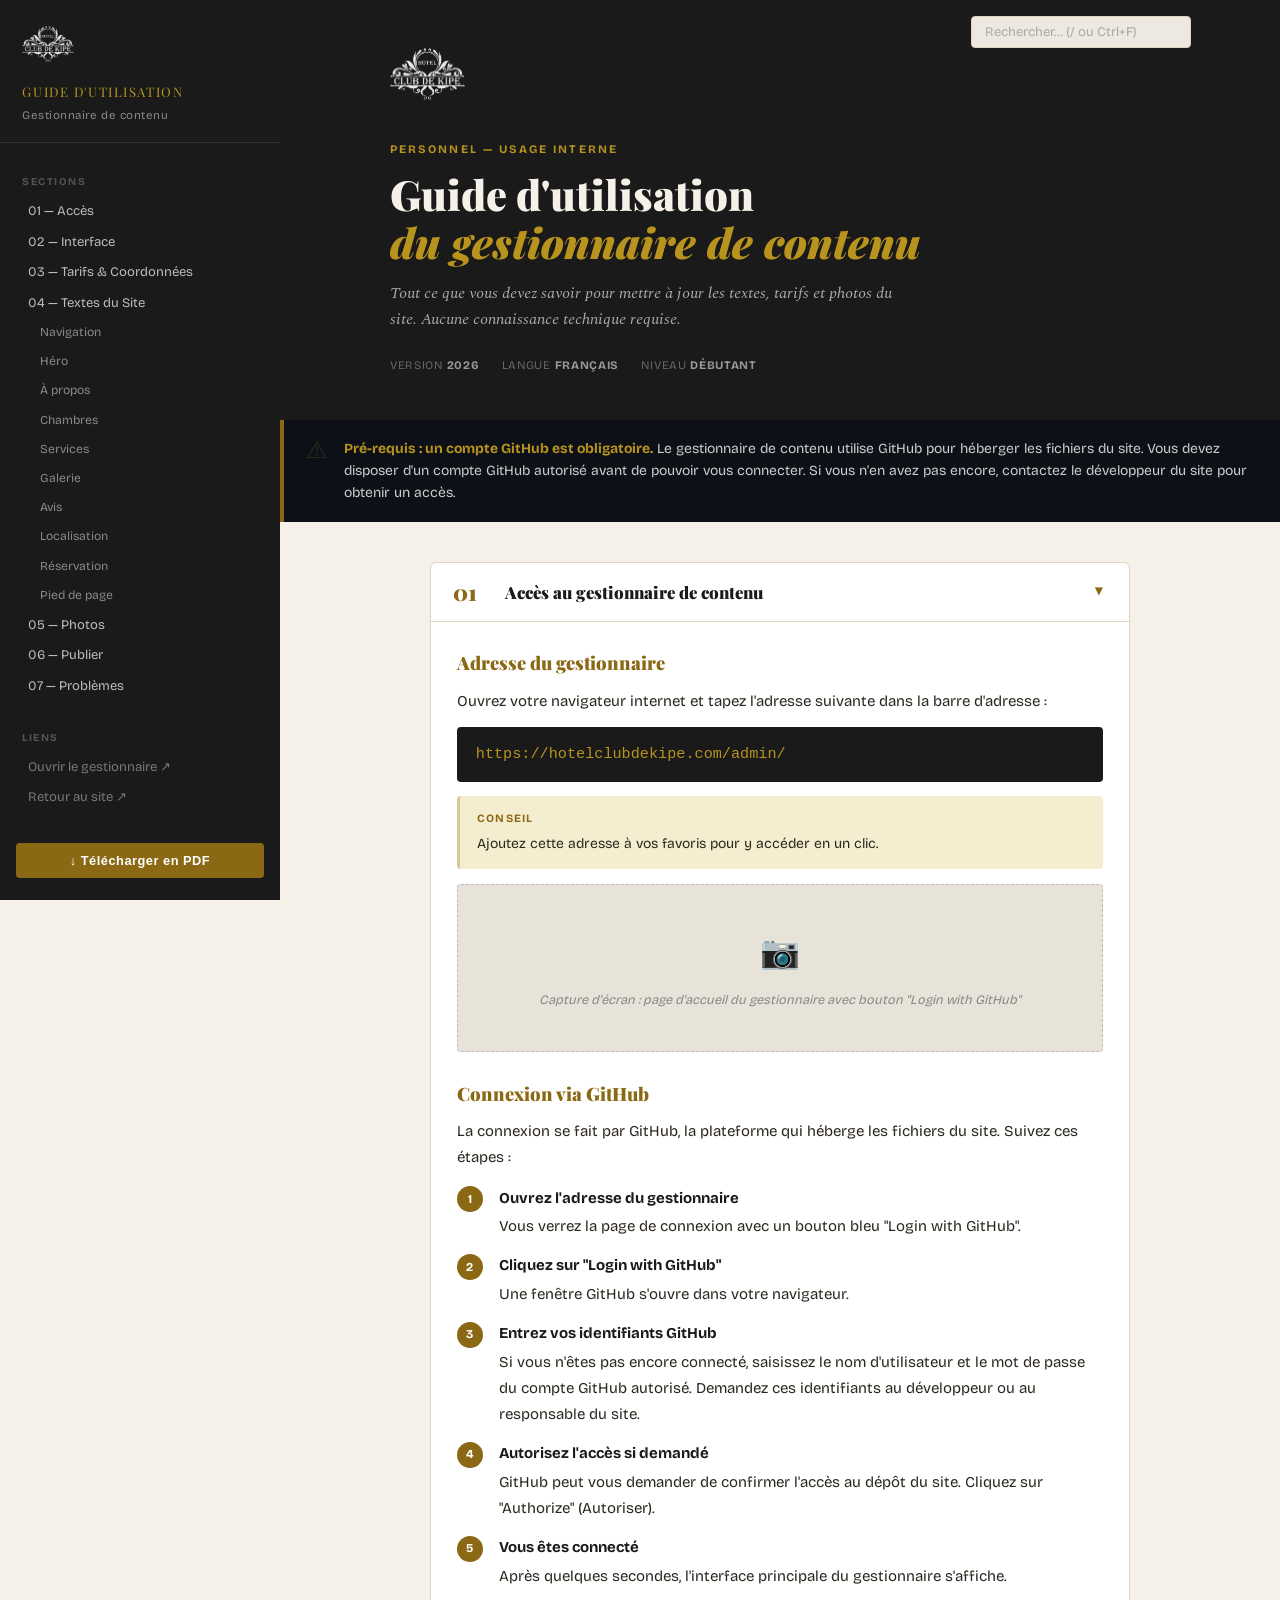
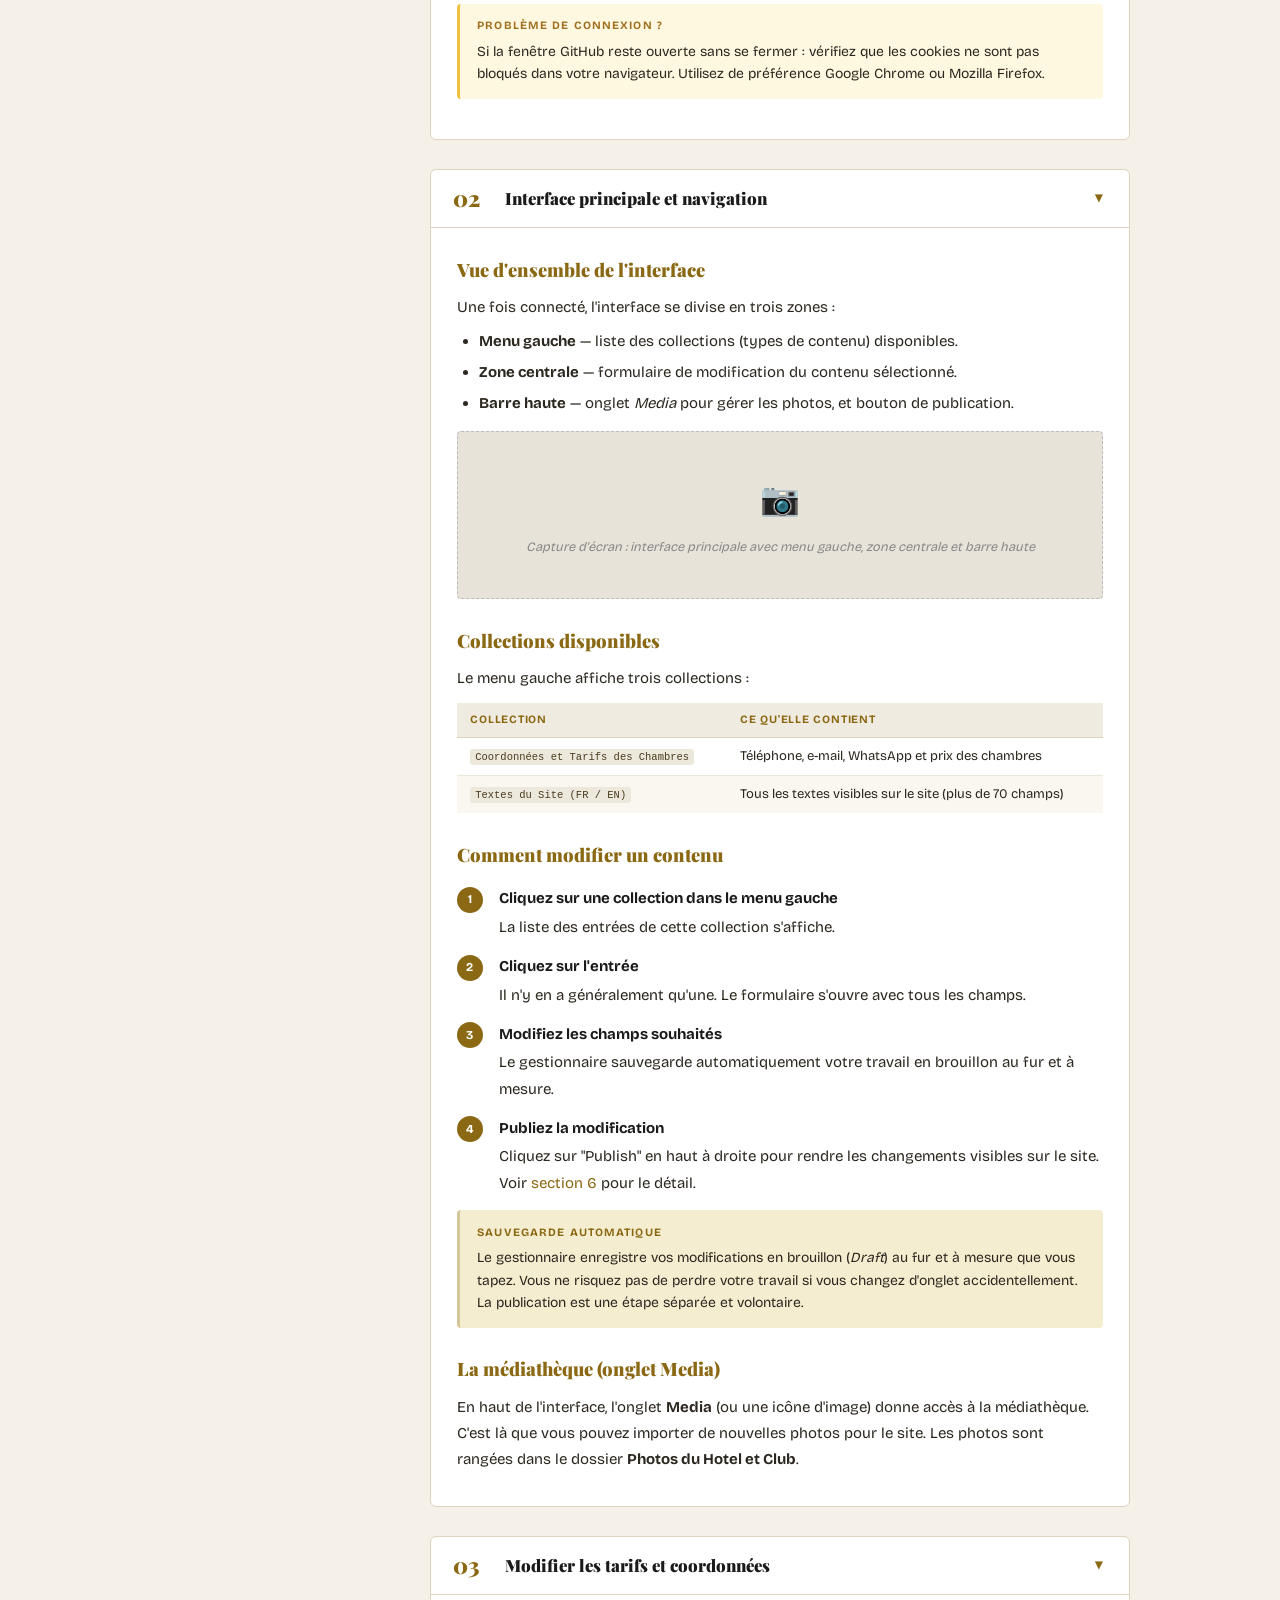
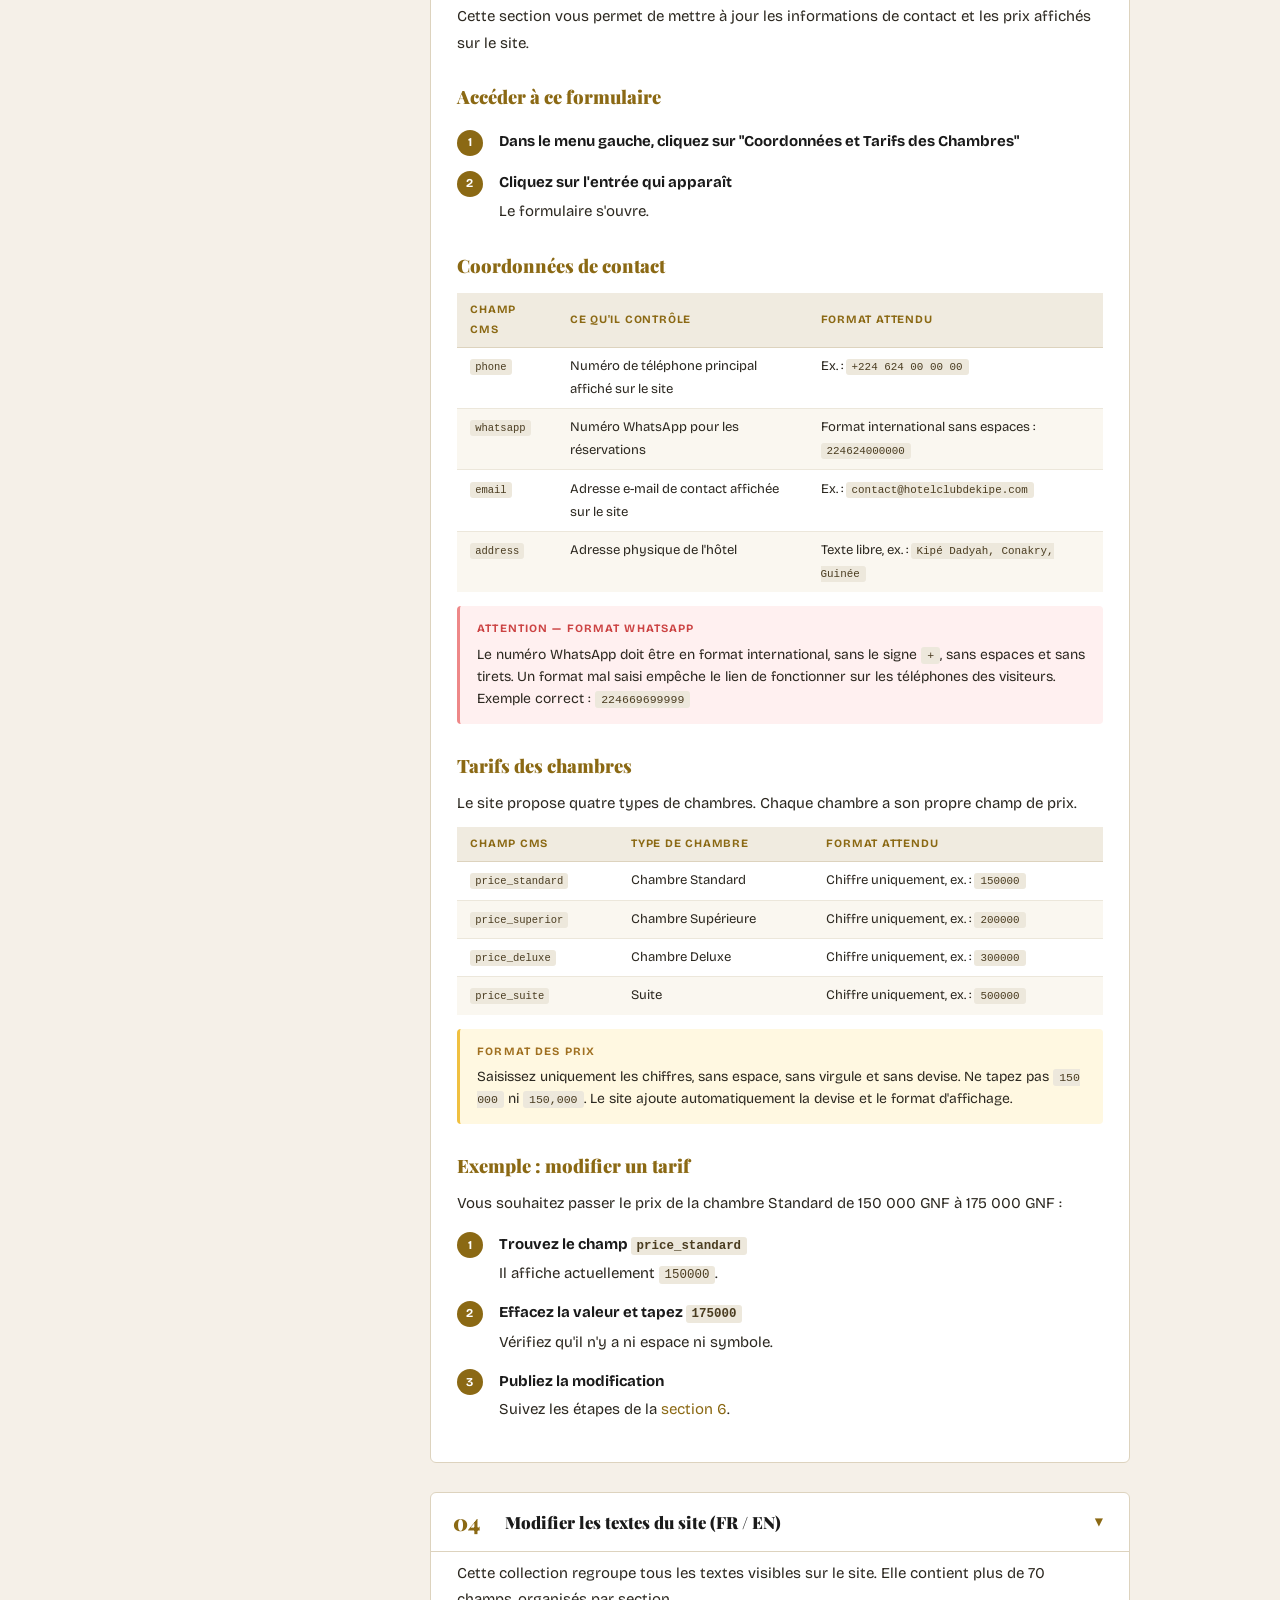
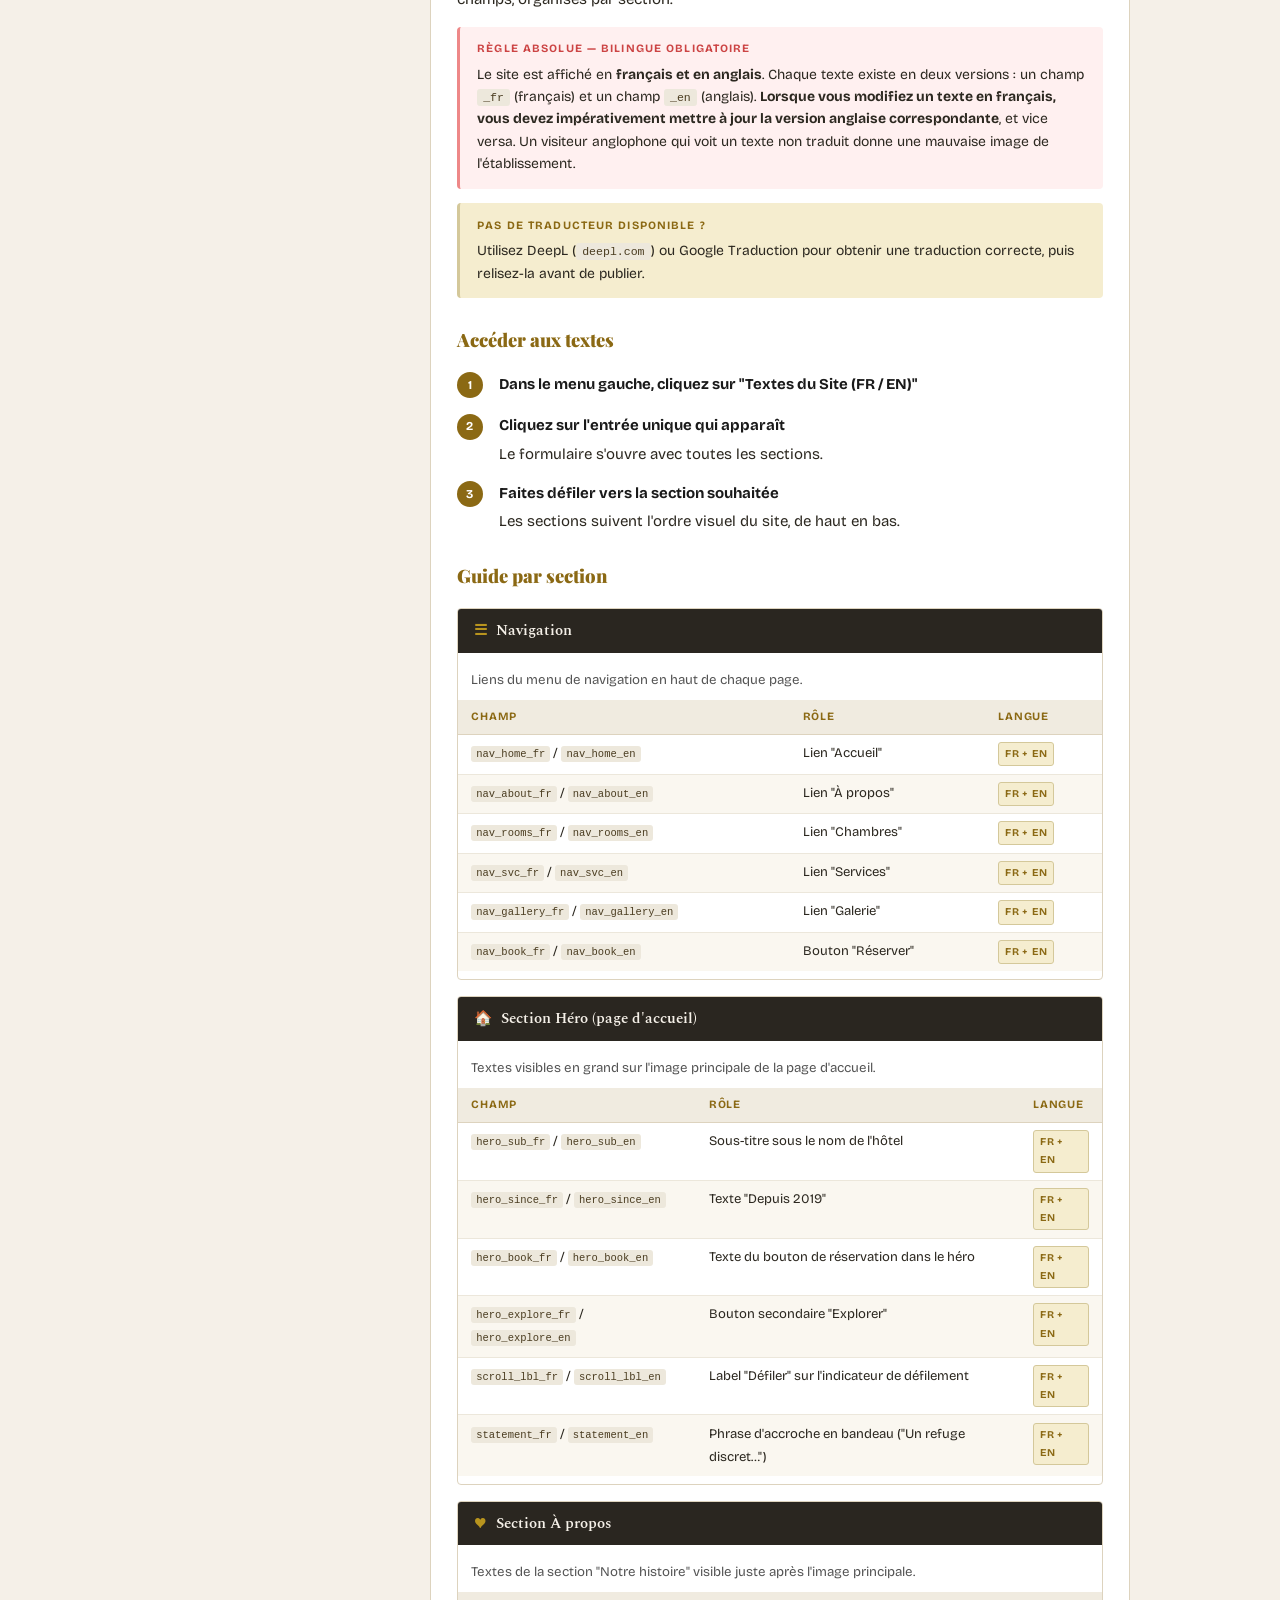
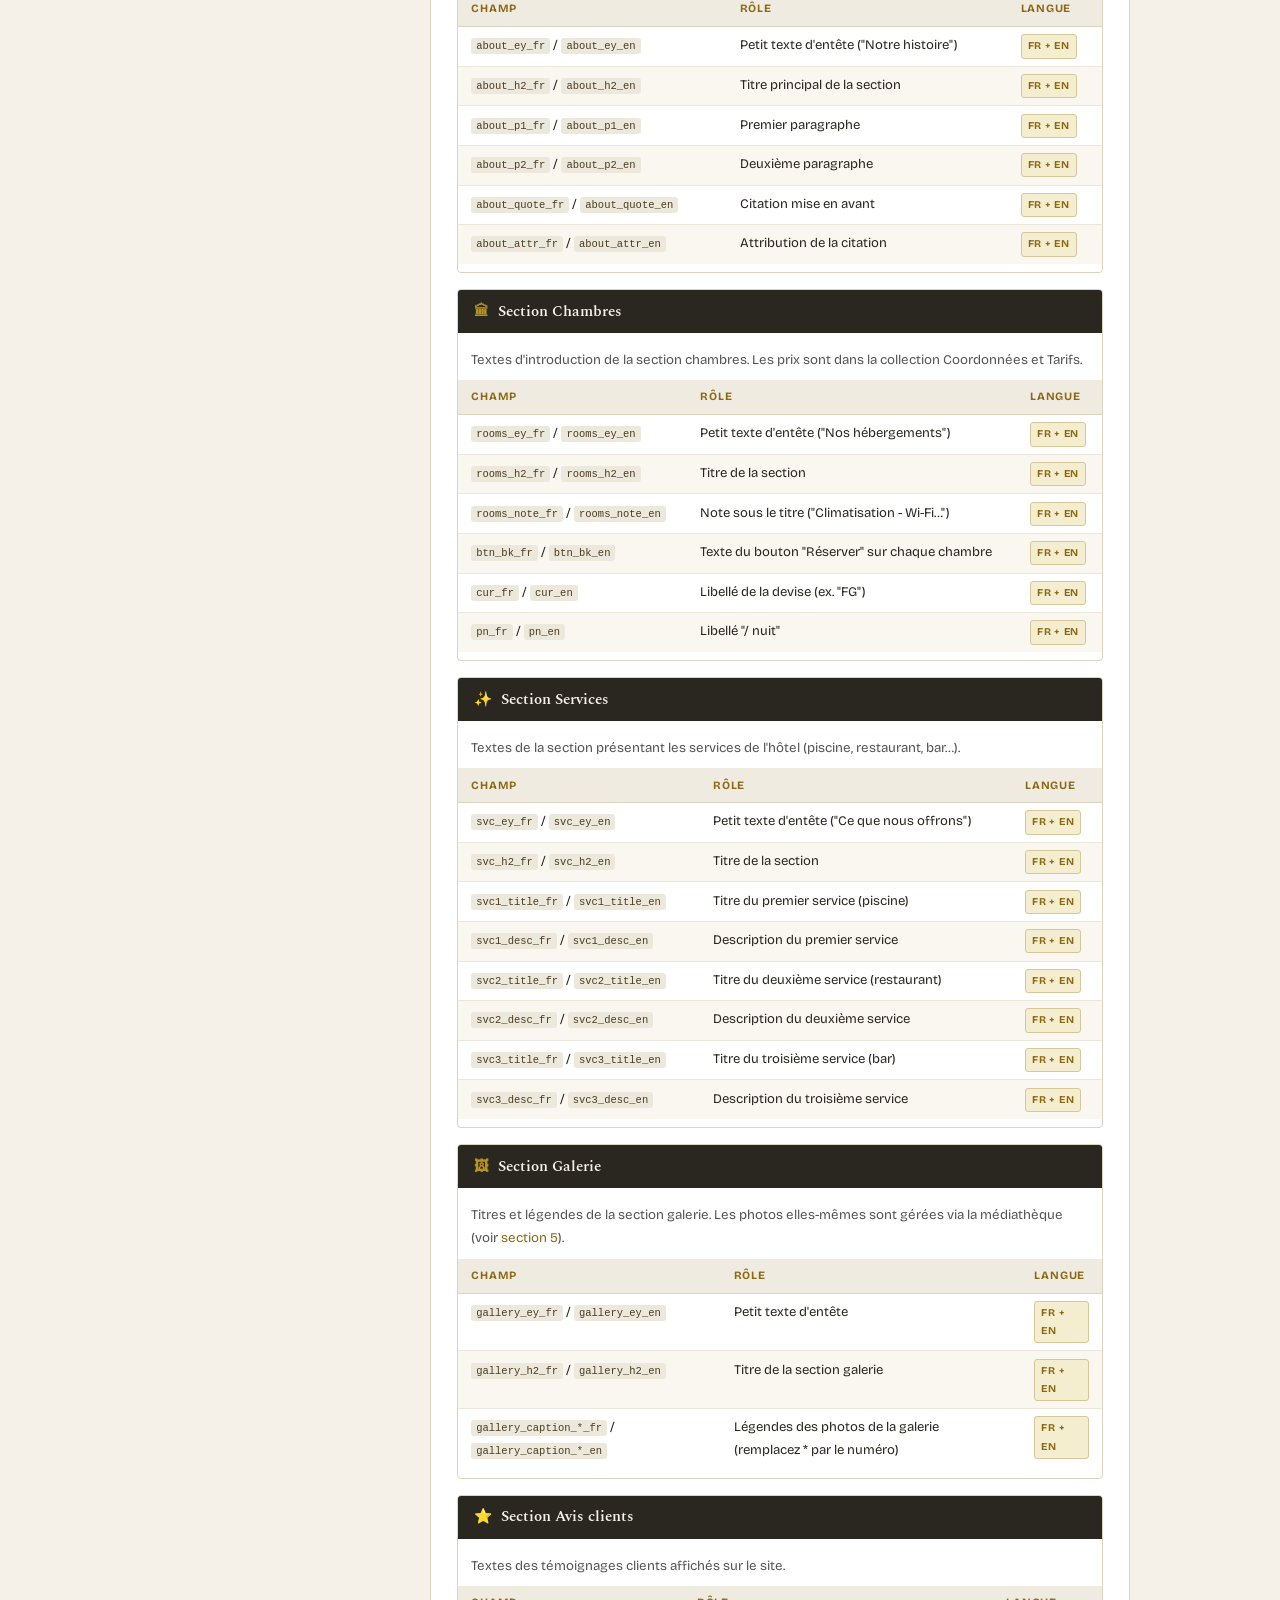
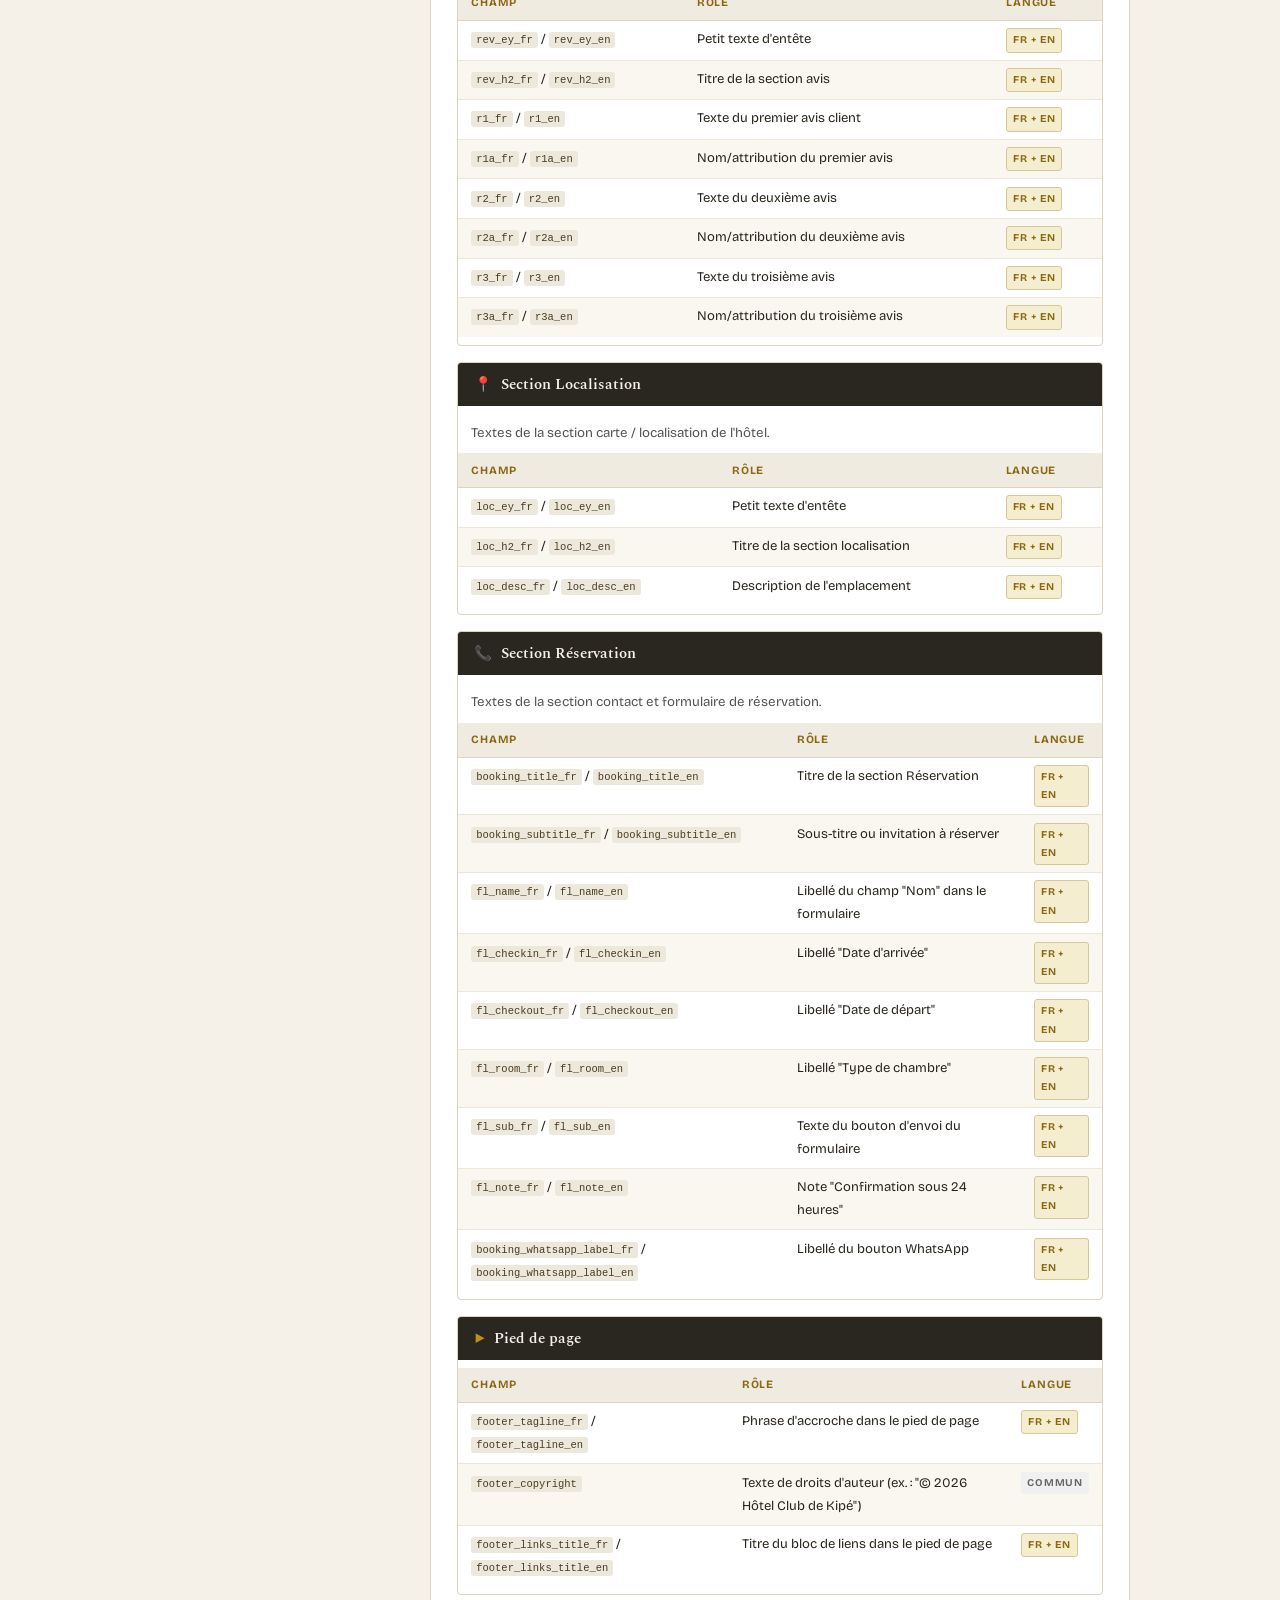
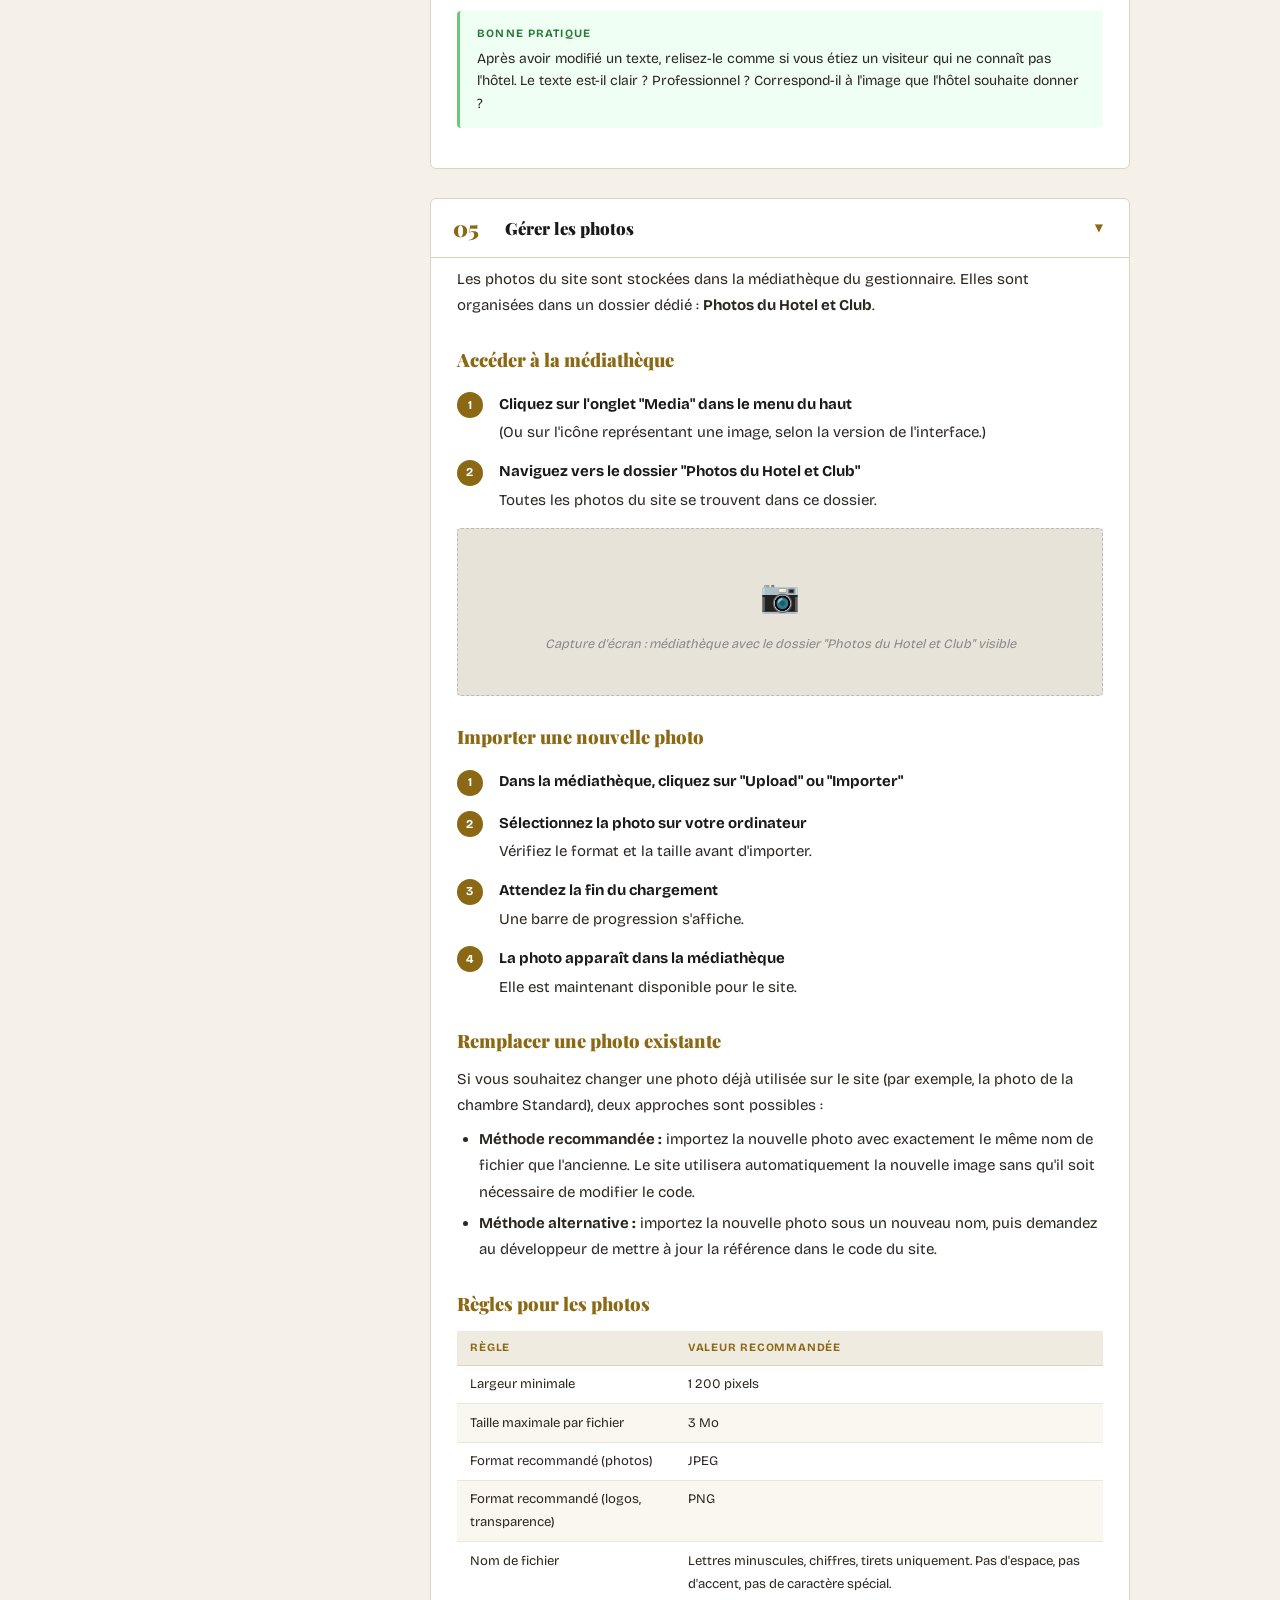
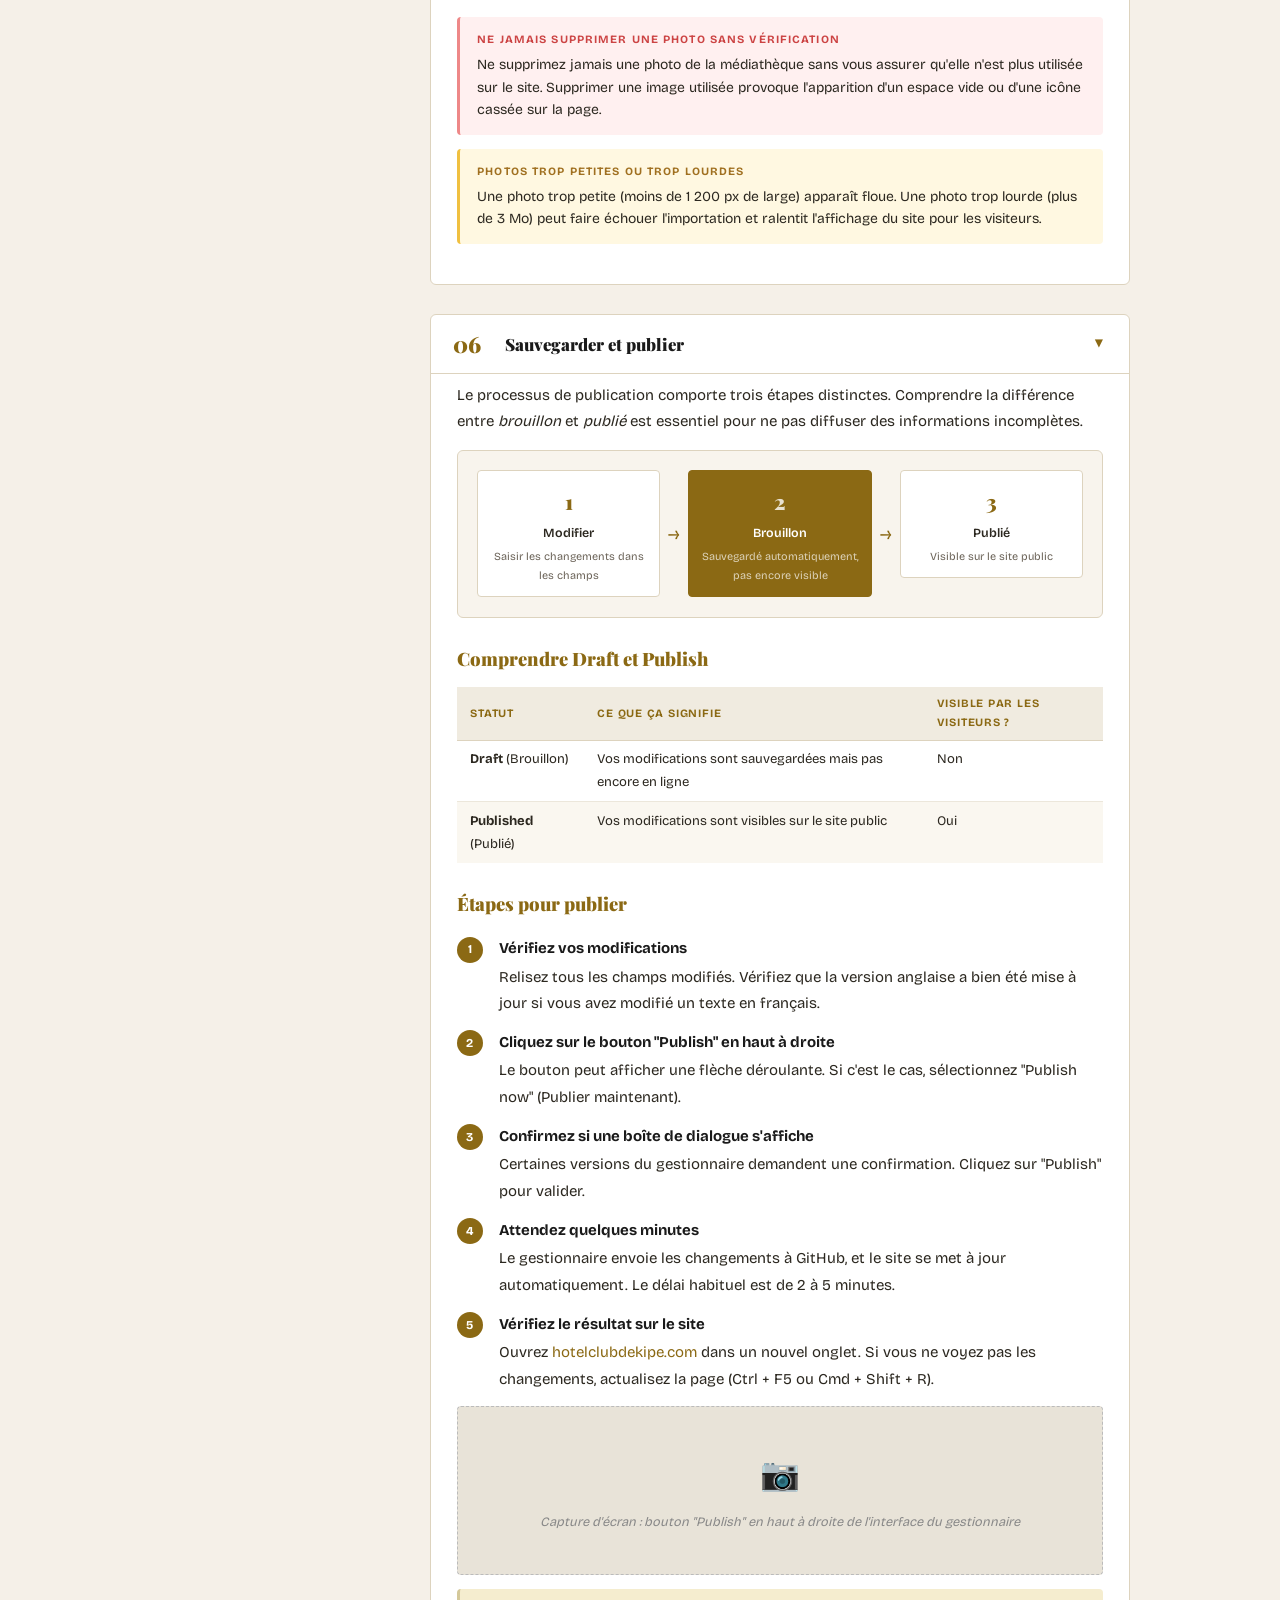
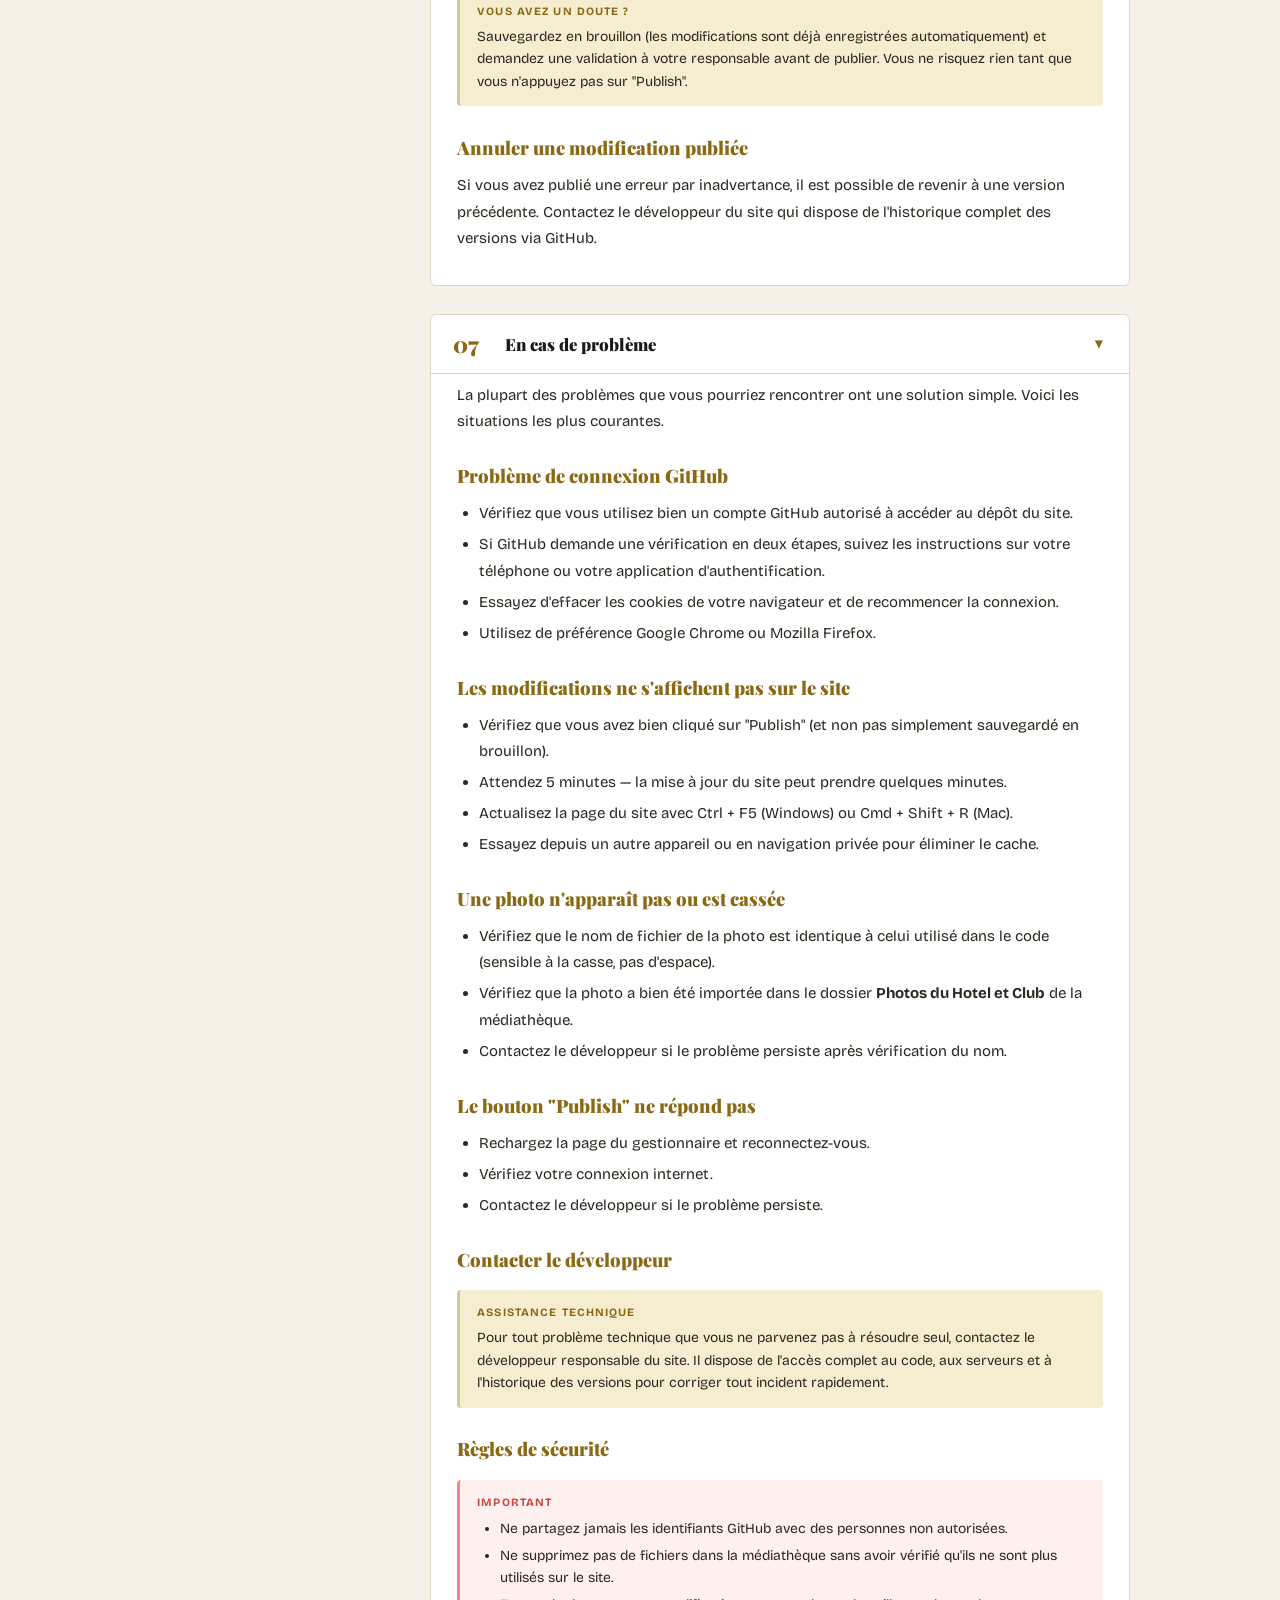
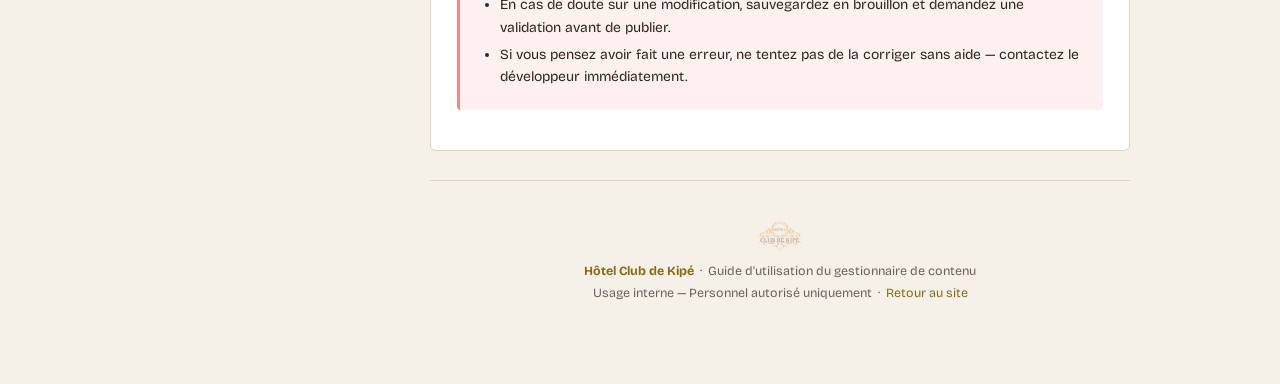
<file: aide/index.html>
<!DOCTYPE html>
<html lang="fr">
<head>
  <meta charset="UTF-8">
  <meta name="viewport" content="width=device-width, initial-scale=1.0">
  <title>Guide d'utilisation — Gestionnaire de contenu | Hôtel Club de Kipé</title>
  <link rel="icon" type="image/png" href="../images/logo-transparent.png">
  <link rel="preconnect" href="https://fonts.googleapis.com">
  <link rel="preconnect" href="https://fonts.gstatic.com" crossorigin>
  <link href="https://fonts.googleapis.com/css2?family=Playfair+Display:ital,wght@0,900;1,900&family=Spectral:ital,wght@0,300;0,400;0,600;1,300;1,400&family=Bricolage+Grotesque:opsz,wght@12..96,300;12..96,400;12..96,500;12..96,700&display=swap" rel="stylesheet">
  <style>
    /* ── TOKENS ──────────────────────────────────────── */
    :root {
      --gold:        #8B6914;
      --gold-light:  #b8941e;
      --gold-pale:   #f5edcf;
      --gold-border: #d4c89a;
      --dark:        #1a1a1a;
      --dark2:       #2a2620;
      --warm-white:  #f5f0e8;
      --text:        #2c2820;
      --muted:       #6b6358;
      --border:      #ddd3be;
      --sidebar-w:   280px;
      --warn-bg:     #fff8e1;
      --warn-border: #f0c040;
      --danger-bg:   #fff0f0;
      --danger-border:#e88;
      --info-bg:     #f5edcf;
      --info-border: #d4c89a;
      --success-bg:  #f0fff4;
      --success-border:#68c97a;
    }

    /* ── RESET ───────────────────────────────────────── */
    *, *::before, *::after { box-sizing: border-box; margin: 0; padding: 0; }
    html { scroll-behavior: smooth; }

    body {
      font-family: 'Bricolage Grotesque', sans-serif;
      font-size: 15px;
      line-height: 1.75;
      color: var(--text);
      background: var(--warm-white);
    }

    a { color: var(--gold); text-decoration: none; }
    a:hover { text-decoration: underline; }
    code {
      font-family: 'Courier New', monospace;
      font-size: 0.83em;
      background: #ede8dc;
      padding: 2px 6px;
      border-radius: 3px;
      color: #4a3c20;
    }

    /* ── SIDEBAR ─────────────────────────────────────── */
    #sidebar {
      position: fixed;
      top: 0; left: 0;
      width: var(--sidebar-w);
      height: 100vh;
      background: var(--dark);
      overflow-y: auto;
      z-index: 200;
      display: flex;
      flex-direction: column;
      transition: transform 0.28s cubic-bezier(.4,0,.2,1);
    }

    .sidebar-head {
      padding: 1.6rem 1.4rem 1rem;
      border-bottom: 1px solid #333;
      flex-shrink: 0;
    }

    .sidebar-logo {
      width: 52px;
      margin-bottom: 0.8rem;
      filter: brightness(0) invert(1) opacity(0.85);
    }

    .sidebar-title {
      font-family: 'Playfair Display', serif;
      font-size: 0.82rem;
      color: var(--gold-light);
      letter-spacing: 0.12em;
      text-transform: uppercase;
      line-height: 1.35;
    }

    .sidebar-subtitle {
      font-size: 0.72rem;
      color: #888;
      margin-top: 0.3rem;
      letter-spacing: 0.04em;
    }

    #sidebar-nav {
      flex: 1;
      padding: 1rem 0 2rem;
      overflow-y: auto;
    }

    .nav-section-label {
      font-size: 0.65rem;
      font-weight: 700;
      letter-spacing: 0.14em;
      text-transform: uppercase;
      color: #555;
      padding: 0.9rem 1.4rem 0.3rem;
    }

    #sidebar-nav a {
      display: block;
      padding: 0.38rem 1.4rem 0.38rem 1.6rem;
      font-size: 0.82rem;
      color: #bbb;
      transition: color 0.15s, background 0.15s;
      border-left: 2px solid transparent;
      line-height: 1.4;
    }

    #sidebar-nav a:hover {
      color: var(--gold-light);
      background: rgba(255,255,255,0.04);
      text-decoration: none;
    }

    #sidebar-nav a.active {
      color: var(--gold-light);
      border-left-color: var(--gold);
      background: rgba(184,148,30,0.08);
      font-weight: 500;
    }

    #sidebar-nav a.sub {
      padding-left: 2.4rem;
      font-size: 0.76rem;
      color: #888;
    }

    #sidebar-nav a.sub.active { color: var(--gold-light); }

    .sidebar-pdf-btn {
      margin: 0 1rem 1.4rem;
      display: block;
      background: var(--gold);
      color: #fff !important;
      text-align: center;
      padding: 0.6rem 1rem;
      border-radius: 4px;
      font-size: 0.8rem;
      font-weight: 600;
      letter-spacing: 0.04em;
      cursor: pointer;
      border: none;
      transition: background 0.15s;
      text-decoration: none !important;
    }
    .sidebar-pdf-btn:hover { background: var(--gold-light); }

    /* ── TOPBAR (mobile) ─────────────────────────────── */
    #topbar {
      display: none;
      position: fixed;
      top: 0; left: 0; right: 0;
      height: 52px;
      background: var(--dark);
      z-index: 300;
      align-items: center;
      padding: 0 1rem;
      gap: 1rem;
    }

    #menu-btn {
      background: none;
      border: none;
      color: #fff;
      font-size: 1.3rem;
      cursor: pointer;
      line-height: 1;
      padding: 0.3rem;
    }

    .topbar-logo {
      height: 28px;
      filter: brightness(0) invert(1) opacity(0.85);
    }

    .topbar-title {
      font-family: 'Playfair Display', serif;
      font-size: 0.75rem;
      color: var(--gold-light);
      letter-spacing: 0.08em;
      flex: 1;
    }

    /* ── SEARCH ──────────────────────────────────────── */
    #search-bar {
      position: fixed;
      top: 1rem; right: 1.4rem;
      z-index: 250;
      display: flex;
      gap: 0.4rem;
      align-items: center;
    }

    #search-input {
      width: 220px;
      padding: 0.45rem 0.8rem;
      border: 1.5px solid var(--border);
      border-radius: 4px;
      font-family: 'Bricolage Grotesque', sans-serif;
      font-size: 0.82rem;
      background: rgba(245,240,232,0.97);
      color: var(--text);
      outline: none;
      transition: border-color 0.15s, box-shadow 0.15s;
    }

    #search-input:focus {
      border-color: var(--gold);
      box-shadow: 0 0 0 2px rgba(139,105,20,0.15);
    }

    #search-input::placeholder { color: #aaa; }

    #search-clear {
      background: none;
      border: none;
      color: #aaa;
      cursor: pointer;
      font-size: 1rem;
      padding: 0 0.2rem;
      display: none;
    }

    .search-highlight {
      background: rgba(184,148,30,0.32);
      border-radius: 2px;
      padding: 0 1px;
    }

    #search-count {
      font-size: 0.72rem;
      color: var(--muted);
      white-space: nowrap;
      min-width: 60px;
    }

    /* ── MAIN CONTENT ────────────────────────────────── */
    #main {
      margin-left: var(--sidebar-w);
      min-height: 100vh;
    }

    .content-wrap {
      max-width: 780px;
      margin: 0 auto;
      padding: 2.5rem 2.5rem 4rem;
    }

    /* ── PAGE HEADER ─────────────────────────────────── */
    .page-header {
      background: var(--dark);
      padding: 3rem 2.5rem 2.8rem;
      margin-bottom: 0;
    }

    .ph-inner { max-width: 780px; margin: 0 auto; }

    .ph-logo {
      height: 52px;
      margin-bottom: 1.4rem;
      filter: brightness(0) invert(1) opacity(0.9);
    }

    .ph-eyebrow {
      font-size: 0.72rem;
      font-weight: 700;
      letter-spacing: 0.18em;
      text-transform: uppercase;
      color: var(--gold-light);
      margin-bottom: 0.7rem;
    }

    .ph-h1 {
      font-family: 'Playfair Display', serif;
      font-size: clamp(1.8rem, 4vw, 2.6rem);
      font-weight: 900;
      color: var(--warm-white);
      line-height: 1.15;
      margin-bottom: 0.9rem;
    }

    .ph-h1 em {
      font-style: italic;
      color: var(--gold-light);
    }

    .ph-desc {
      font-family: 'Spectral', serif;
      font-style: italic;
      font-size: 1rem;
      color: #aaa;
      max-width: 520px;
      line-height: 1.65;
    }

    .ph-meta {
      margin-top: 1.4rem;
      display: flex;
      gap: 1.4rem;
      flex-wrap: wrap;
    }

    .ph-meta-item {
      font-size: 0.72rem;
      color: #666;
      letter-spacing: 0.06em;
      text-transform: uppercase;
    }

    .ph-meta-item strong { color: #999; }

    /* ── GITHUB BANNER ───────────────────────────────── */
    .github-banner {
      background: #0d1117;
      border-left: 4px solid var(--gold);
      padding: 1.1rem 1.4rem;
      display: flex;
      align-items: flex-start;
      gap: 1rem;
      margin-bottom: 0;
    }

    .github-banner .gb-icon { font-size: 1.5rem; flex-shrink: 0; line-height: 1; }

    .github-banner .gb-text { font-size: 0.87rem; color: #ccc; line-height: 1.6; }

    .github-banner .gb-text strong { color: var(--gold-light); }

    /* ── SECTION WRAPPER ─────────────────────────────── */
    .guide-section {
      border: 1px solid var(--border);
      border-radius: 6px;
      margin-bottom: 1.8rem;
      overflow: hidden;
      background: #fff;
    }

    .section-toggle {
      width: 100%;
      text-align: left;
      background: none;
      border: none;
      padding: 1.1rem 1.4rem;
      cursor: pointer;
      display: flex;
      align-items: center;
      gap: 1rem;
      transition: background 0.15s;
    }

    .section-toggle:hover { background: #faf7f0; }

    .section-num {
      font-family: 'Playfair Display', serif;
      font-size: 1.4rem;
      font-weight: 900;
      color: var(--gold);
      flex-shrink: 0;
      width: 2.2rem;
      line-height: 1;
    }

    .section-name {
      font-family: 'Playfair Display', serif;
      font-size: 1.05rem;
      font-weight: 900;
      color: var(--dark);
      flex: 1;
      line-height: 1.2;
    }

    .toggle-icon {
      font-size: 0.85rem;
      color: var(--gold);
      transition: transform 0.2s;
      flex-shrink: 0;
    }

    .toggle-icon.open { transform: rotate(90deg); }

    .section-body {
      padding: 0 1.6rem 1.6rem;
      border-top: 1px solid var(--border);
    }

    /* ── HEADINGS ────────────────────────────────────── */
    h2.sh {
      font-family: 'Playfair Display', serif;
      font-size: 1.15rem;
      font-weight: 900;
      color: var(--gold);
      margin: 1.6rem 0 0.5rem;
    }

    h3.sh {
      font-family: 'Spectral', serif;
      font-size: 0.95rem;
      font-weight: 600;
      color: var(--dark);
      margin: 1.3rem 0 0.4rem;
      letter-spacing: 0.01em;
    }

    p { margin: 0.5rem 0; }

    /* ── URL BOX ─────────────────────────────────────── */
    .url-box {
      background: var(--dark);
      color: var(--gold-light);
      font-family: 'Courier New', monospace;
      font-size: 0.95rem;
      padding: 0.9rem 1.2rem;
      border-radius: 4px;
      margin: 0.8rem 0;
      word-break: break-all;
    }

    /* ── ALERT BOXES ─────────────────────────────────── */
    .box {
      border-radius: 4px;
      padding: 0.85rem 1.1rem;
      margin: 0.9rem 0;
      font-size: 0.87rem;
      line-height: 1.6;
    }

    .box-label {
      font-size: 0.7rem;
      font-weight: 700;
      letter-spacing: 0.1em;
      text-transform: uppercase;
      margin-bottom: 0.35rem;
    }

    .box-info   { background: var(--info-bg);    border-left: 3px solid var(--gold-border); }
    .box-info   .box-label { color: var(--gold); }
    .box-warn   { background: var(--warn-bg);    border-left: 3px solid var(--warn-border); }
    .box-warn   .box-label { color: #a07020; }
    .box-danger { background: var(--danger-bg);  border-left: 3px solid var(--danger-border); }
    .box-danger .box-label { color: #c44; }
    .box-success{ background: var(--success-bg); border-left: 3px solid var(--success-border); }
    .box-success .box-label { color: #2a7a3a; }

    /* ── STEPS ───────────────────────────────────────── */
    ol.steps { list-style: none; counter-reset: step-c; margin: 0.9rem 0; }

    ol.steps > li {
      counter-increment: step-c;
      display: flex;
      gap: 1rem;
      margin-bottom: 0.8rem;
      align-items: flex-start;
    }

    ol.steps > li::before {
      content: counter(step-c);
      flex-shrink: 0;
      width: 26px; height: 26px;
      background: var(--gold);
      color: #fff;
      border-radius: 50%;
      display: flex;
      align-items: center;
      justify-content: center;
      font-size: 0.75rem;
      font-weight: 700;
      margin-top: 0.1rem;
    }

    ol.steps > li .step-body { flex: 1; }
    ol.steps > li .step-body strong { color: var(--dark); display: block; margin-bottom: 0.15rem; }

    ul.plain { margin: 0.5rem 0 0.5rem 1.4rem; }
    ul.plain li { margin-bottom: 0.3rem; }

    /* ── FIELD TABLES ────────────────────────────────── */
    .field-table {
      width: 100%;
      border-collapse: collapse;
      font-size: 0.82rem;
      margin: 0.7rem 0;
    }

    .field-table th {
      background: #f0ebe0;
      color: var(--gold);
      font-size: 0.7rem;
      font-weight: 700;
      letter-spacing: 0.07em;
      text-transform: uppercase;
      padding: 0.45rem 0.85rem;
      text-align: left;
      border-bottom: 1px solid var(--border);
    }

    .field-table td {
      padding: 0.45rem 0.85rem;
      border-bottom: 1px solid #ece7db;
      vertical-align: top;
      color: var(--text);
    }

    .field-table tr:last-child td { border-bottom: none; }
    .field-table tr:nth-child(even) td { background: #faf7f0; }

    .fn {
      font-family: 'Courier New', monospace;
      font-size: 0.8em;
      background: #ede8dc;
      padding: 2px 5px;
      border-radius: 3px;
      color: #4a3c20;
      white-space: nowrap;
    }

    /* ── BADGES ──────────────────────────────────────── */
    .badge {
      display: inline-block;
      font-size: 0.65rem;
      font-weight: 700;
      letter-spacing: 0.07em;
      text-transform: uppercase;
      padding: 2px 6px;
      border-radius: 3px;
      vertical-align: middle;
    }
    .badge-fr   { background: #e8f0ff; color: #2244aa; }
    .badge-en   { background: #f0ffe8; color: #226622; }
    .badge-both { background: var(--gold-pale); color: var(--gold); border: 1px solid var(--gold-border); }
    .badge-com  { background: #f0f0f0; color: #666; }

    /* ── SUB-SECTION GROUP ───────────────────────────── */
    .sub-group {
      border: 1px solid var(--border);
      border-radius: 4px;
      margin: 1rem 0;
      overflow: hidden;
    }

    .sg-head {
      background: var(--dark2);
      color: var(--warm-white);
      padding: 0.55rem 1rem;
      font-family: 'Spectral', serif;
      font-size: 0.92rem;
      font-weight: 600;
      display: flex;
      align-items: center;
      gap: 0.6rem;
    }

    .sg-head .sg-icon { color: var(--gold-light); }
    .sg-body { padding: 0.5rem 0; }
    .sg-body .field-table { margin: 0; }
    .sg-body .field-table th { background: #f0ebe0; }

    /* ── WORKFLOW ─────────────────────────────────────── */
    .workflow {
      display: flex;
      align-items: flex-start;
      gap: 0.4rem;
      background: #f8f4ed;
      border: 1px solid var(--border);
      border-radius: 6px;
      padding: 1.2rem;
      margin: 1rem 0;
      flex-wrap: wrap;
    }

    .wf-step {
      flex: 1;
      min-width: 100px;
      text-align: center;
      padding: 0.7rem 0.6rem;
      border-radius: 4px;
      border: 1px solid var(--border);
      background: #fff;
    }

    .wf-step.active {
      background: var(--gold);
      border-color: var(--gold);
      color: #fff;
    }

    .wf-num {
      font-family: 'Playfair Display', serif;
      font-size: 1.3rem;
      font-weight: 900;
      color: var(--gold);
      display: block;
    }

    .wf-step.active .wf-num { color: rgba(255,255,255,0.8); }

    .wf-label {
      font-size: 0.78rem;
      font-weight: 600;
      display: block;
      margin-top: 0.2rem;
    }

    .wf-desc {
      font-size: 0.68rem;
      color: var(--muted);
      margin-top: 0.2rem;
    }

    .wf-step.active .wf-desc { color: rgba(255,255,255,0.7); }

    .wf-arrow {
      font-size: 1.2rem;
      color: var(--gold);
      padding: 0 0.1rem;
      align-self: center;
      flex-shrink: 0;
    }

    /* ── SCREENSHOT PLACEHOLDER ──────────────────────── */
    .screenshot {
      background: #e8e3d8;
      border: 1px dashed #bbb;
      border-radius: 4px;
      padding: 2.5rem 1rem;
      text-align: center;
      margin: 0.9rem 0;
      color: #888;
    }

    .screenshot .sc-icon { font-size: 2rem; margin-bottom: 0.5rem; }
    .screenshot .sc-cap { font-size: 0.8rem; font-style: italic; }

    /* ── DIVIDER ─────────────────────────────────────── */
    .divider {
      border: none;
      border-top: 1px solid var(--border);
      margin: 1.5rem 0;
    }

    /* ── SIDEBAR SCRIM (mobile) ──────────────────────── */
    #scrim {
      display: none;
      position: fixed;
      inset: 0;
      background: rgba(0,0,0,0.5);
      z-index: 190;
    }

    /* ── PRINT ───────────────────────────────────────── */
    @media print {
      #sidebar, #topbar, #search-bar, .sidebar-pdf-btn, .section-toggle .toggle-icon { display: none !important; }
      #main { margin-left: 0; }
      .section-body { display: block !important; padding: 0; }
      .guide-section { break-inside: avoid; border: none; border-top: 1px solid #ccc; border-radius: 0; margin-bottom: 1rem; }
      body { font-size: 12px; background: #fff; color: #000; }
      .section-toggle { pointer-events: none; }
      .section-num, .section-name { color: #000; }
      .section-num { color: var(--gold); }
      .fn, code { background: #f0f0f0; }
      .box-warn { background: #fffde7; }
      .box-danger { background: #fff5f5; }
      h2.sh, h3.sh { color: #000; }
      .url-box { background: #f0f0f0; color: #000; border: 1px solid #ccc; }
      .print-header { display: block !important; }
    }

    .print-header {
      display: none;
      text-align: center;
      padding: 1rem 0 2rem;
      border-bottom: 2px solid var(--gold);
      margin-bottom: 2rem;
    }

    .print-header img { height: 50px; margin-bottom: 0.8rem; }
    .print-header h1 { font-family: 'Playfair Display', serif; font-size: 1.4rem; }
    .print-header p { font-size: 0.8rem; color: #666; }

    /* ── RESPONSIVE ──────────────────────────────────── */
    @media (max-width: 768px) {
      #sidebar {
        transform: translateX(-100%);
        width: 280px;
      }

      #sidebar.open { transform: translateX(0); }

      #scrim.open { display: block; }

      #topbar { display: flex; }

      #main { margin-left: 0; padding-top: 52px; }

      #search-bar {
        top: 58px;
        right: 0.8rem;
      }

      #search-input { width: 170px; }

      .content-wrap { padding: 1.6rem 1.2rem 3rem; }

      .page-header { padding: 2rem 1.4rem 2rem; }

      .ph-logo { height: 40px; }

      .ph-h1 { font-size: 1.7rem; }

      .workflow { flex-direction: column; }

      .wf-arrow { transform: rotate(90deg); align-self: center; }

      .section-body { padding: 0 1rem 1rem; }

      /* On mobile, sections start collapsed */
      .section-body.mobile-collapsed { display: none; }
    }

    @media (min-width: 769px) {
      /* On desktop, sections start expanded */
      .section-body { display: block; }
    }

    /* ── SKIP LINK ───────────────────────────────────── */
    .skip-link {
      position: absolute;
      top: -40px;
      left: 0;
      background: var(--gold);
      color: #fff;
      padding: 0.4rem 0.8rem;
      z-index: 9999;
      font-size: 0.8rem;
    }
    .skip-link:focus { top: 0; }
  </style>
</head>
<body>

<a href="#main-content" class="skip-link">Aller au contenu</a>

<!-- ═══════════════════════════════ SIDEBAR ══════════════════════════════ -->
<aside id="sidebar" aria-label="Navigation du guide">
  <div class="sidebar-head">
    <img src="../images/logo-transparent.png" alt="Hôtel Club de Kipé" class="sidebar-logo">
    <div class="sidebar-title">Guide d'utilisation</div>
    <div class="sidebar-subtitle">Gestionnaire de contenu</div>
  </div>

  <nav id="sidebar-nav" aria-label="Sections du guide">
    <div class="nav-section-label">Sections</div>
    <a href="#s1" class="nav-link" data-target="s1">01 — Accès</a>
    <a href="#s2" class="nav-link" data-target="s2">02 — Interface</a>
    <a href="#s3" class="nav-link" data-target="s3">03 — Tarifs &amp; Coordonnées</a>
    <a href="#s4" class="nav-link" data-target="s4">04 — Textes du Site</a>
    <a href="#s4-nav"   class="nav-link sub" data-target="s4-nav">Navigation</a>
    <a href="#s4-hero"  class="nav-link sub" data-target="s4-hero">Héro</a>
    <a href="#s4-about" class="nav-link sub" data-target="s4-about">À propos</a>
    <a href="#s4-rooms" class="nav-link sub" data-target="s4-rooms">Chambres</a>
    <a href="#s4-svc"   class="nav-link sub" data-target="s4-svc">Services</a>
    <a href="#s4-gallery" class="nav-link sub" data-target="s4-gallery">Galerie</a>
    <a href="#s4-reviews" class="nav-link sub" data-target="s4-reviews">Avis</a>
    <a href="#s4-loc"   class="nav-link sub" data-target="s4-loc">Localisation</a>
    <a href="#s4-book"  class="nav-link sub" data-target="s4-book">Réservation</a>
    <a href="#s4-footer" class="nav-link sub" data-target="s4-footer">Pied de page</a>
    <a href="#s5" class="nav-link" data-target="s5">05 — Photos</a>
    <a href="#s6" class="nav-link" data-target="s6">06 — Publier</a>
    <a href="#s7" class="nav-link" data-target="s7">07 — Problèmes</a>
    <div class="nav-section-label" style="margin-top:0.8rem;">Liens</div>
    <a href="https://hotelclubdekipe.com/admin/" target="_blank" rel="noopener" style="color:#777;">Ouvrir le gestionnaire ↗</a>
    <a href="/" style="color:#777;">Retour au site ↗</a>
  </nav>

  <button class="sidebar-pdf-btn" onclick="window.print()">&#8595; Télécharger en PDF</button>
</aside>

<!-- ═══════════════════════════════ TOPBAR (mobile) ══════════════════════ -->
<div id="topbar" role="banner" aria-label="En-tête mobile">
  <button id="menu-btn" aria-label="Ouvrir le menu" aria-expanded="false" aria-controls="sidebar">&#9776;</button>
  <img src="../images/logo-transparent.png" alt="" class="topbar-logo" aria-hidden="true">
  <span class="topbar-title">Guide d'utilisation</span>
  <button class="sidebar-pdf-btn" onclick="window.print()" style="margin:0;padding:0.4rem 0.7rem;font-size:0.72rem;width:auto;">PDF</button>
</div>
<div id="scrim" aria-hidden="true"></div>

<!-- ═══════════════════════════════ SEARCH ═══════════════════════════════ -->
<div id="search-bar" role="search" aria-label="Recherche dans le guide">
  <input type="search" id="search-input" placeholder="Rechercher… (/ ou Ctrl+F)" aria-label="Rechercher dans le guide">
  <button id="search-clear" aria-label="Effacer la recherche">&#10005;</button>
  <span id="search-count" aria-live="polite"></span>
</div>

<!-- ═══════════════════════════════ PRINT HEADER ═════════════════════════ -->
<div class="print-header">
  <img src="../images/logo-transparent.png" alt="Hôtel Club de Kipé">
  <h1>Guide d'utilisation — Gestionnaire de contenu</h1>
  <p>Hôtel Club de Kipé &nbsp;·&nbsp; Imprimé le <span id="print-date"></span></p>
</div>

<!-- ═══════════════════════════════ MAIN ═════════════════════════════════ -->
<div id="main">

  <!-- PAGE HEADER -->
  <header class="page-header">
    <div class="ph-inner">
      <img src="../images/logo-transparent.png" alt="Hôtel Club de Kipé" class="ph-logo">
      <p class="ph-eyebrow">Personnel — Usage interne</p>
      <h1 class="ph-h1">Guide d'utilisation<br><em>du gestionnaire de contenu</em></h1>
      <p class="ph-desc">Tout ce que vous devez savoir pour mettre à jour les textes, tarifs et photos du site. Aucune connaissance technique requise.</p>
      <div class="ph-meta">
        <span class="ph-meta-item">Version <strong>2026</strong></span>
        <span class="ph-meta-item">Langue <strong>Français</strong></span>
        <span class="ph-meta-item">Niveau <strong>Débutant</strong></span>
      </div>
    </div>
  </header>

  <!-- GITHUB REQUIRED BANNER -->
  <div class="github-banner">
    <span class="gb-icon">&#9888;</span>
    <div class="gb-text">
      <strong>Pré-requis : un compte GitHub est obligatoire.</strong> Le gestionnaire de contenu utilise GitHub pour héberger les fichiers du site. Vous devez disposer d'un compte GitHub autorisé avant de pouvoir vous connecter. Si vous n'en avez pas encore, contactez le développeur du site pour obtenir un accès.
    </div>
  </div>

  <main id="main-content">
  <div class="content-wrap">

    <!-- ══════════════════ SECTION 1 ══════════════════ -->
    <div class="guide-section" id="s1">
      <button class="section-toggle" aria-expanded="true" aria-controls="s1-body">
        <span class="section-num">01</span>
        <span class="section-name">Accès au gestionnaire de contenu</span>
        <span class="toggle-icon open" aria-hidden="true">&#9658;</span>
      </button>
      <div class="section-body" id="s1-body">

        <h2 class="sh">Adresse du gestionnaire</h2>
        <p>Ouvrez votre navigateur internet et tapez l'adresse suivante dans la barre d'adresse :</p>
        <div class="url-box">https://hotelclubdekipe.com/admin/</div>
        <div class="box box-info">
          <div class="box-label">Conseil</div>
          Ajoutez cette adresse à vos favoris pour y accéder en un clic.
        </div>

        <div class="screenshot">
          <div class="sc-icon">&#128247;</div>
          <div class="sc-cap">Capture d'écran : page d'accueil du gestionnaire avec bouton "Login with GitHub"</div>
        </div>

        <h2 class="sh">Connexion via GitHub</h2>
        <p>La connexion se fait par GitHub, la plateforme qui héberge les fichiers du site. Suivez ces étapes :</p>
        <ol class="steps">
          <li>
            <div class="step-body">
              <strong>Ouvrez l'adresse du gestionnaire</strong>
              Vous verrez la page de connexion avec un bouton bleu "Login with GitHub".
            </div>
          </li>
          <li>
            <div class="step-body">
              <strong>Cliquez sur "Login with GitHub"</strong>
              Une fenêtre GitHub s'ouvre dans votre navigateur.
            </div>
          </li>
          <li>
            <div class="step-body">
              <strong>Entrez vos identifiants GitHub</strong>
              Si vous n'êtes pas encore connecté, saisissez le nom d'utilisateur et le mot de passe du compte GitHub autorisé. Demandez ces identifiants au développeur ou au responsable du site.
            </div>
          </li>
          <li>
            <div class="step-body">
              <strong>Autorisez l'accès si demandé</strong>
              GitHub peut vous demander de confirmer l'accès au dépôt du site. Cliquez sur "Authorize" (Autoriser).
            </div>
          </li>
          <li>
            <div class="step-body">
              <strong>Vous êtes connecté</strong>
              Après quelques secondes, l'interface principale du gestionnaire s'affiche.
            </div>
          </li>
        </ol>

        <div class="box box-warn">
          <div class="box-label">Problème de connexion ?</div>
          Si la fenêtre GitHub reste ouverte sans se fermer : vérifiez que les cookies ne sont pas bloqués dans votre navigateur. Utilisez de préférence Google Chrome ou Mozilla Firefox.
        </div>

      </div>
    </div>

    <!-- ══════════════════ SECTION 2 ══════════════════ -->
    <div class="guide-section" id="s2">
      <button class="section-toggle" aria-expanded="true" aria-controls="s2-body">
        <span class="section-num">02</span>
        <span class="section-name">Interface principale et navigation</span>
        <span class="toggle-icon open" aria-hidden="true">&#9658;</span>
      </button>
      <div class="section-body" id="s2-body">

        <h2 class="sh">Vue d'ensemble de l'interface</h2>
        <p>Une fois connecté, l'interface se divise en trois zones :</p>
        <ul class="plain">
          <li><strong>Menu gauche</strong> — liste des collections (types de contenu) disponibles.</li>
          <li><strong>Zone centrale</strong> — formulaire de modification du contenu sélectionné.</li>
          <li><strong>Barre haute</strong> — onglet <em>Media</em> pour gérer les photos, et bouton de publication.</li>
        </ul>

        <div class="screenshot">
          <div class="sc-icon">&#128247;</div>
          <div class="sc-cap">Capture d'écran : interface principale avec menu gauche, zone centrale et barre haute</div>
        </div>

        <h2 class="sh">Collections disponibles</h2>
        <p>Le menu gauche affiche trois collections :</p>

        <table class="field-table">
          <thead>
            <tr><th>Collection</th><th>Ce qu'elle contient</th></tr>
          </thead>
          <tbody>
            <tr>
              <td><span class="fn">Coordonnées et Tarifs des Chambres</span></td>
              <td>Téléphone, e-mail, WhatsApp et prix des chambres</td>
            </tr>
            <tr>
              <td><span class="fn">Textes du Site (FR / EN)</span></td>
              <td>Tous les textes visibles sur le site (plus de 70 champs)</td>
            </tr>
          </tbody>
        </table>

        <h2 class="sh">Comment modifier un contenu</h2>
        <ol class="steps">
          <li>
            <div class="step-body">
              <strong>Cliquez sur une collection dans le menu gauche</strong>
              La liste des entrées de cette collection s'affiche.
            </div>
          </li>
          <li>
            <div class="step-body">
              <strong>Cliquez sur l'entrée</strong>
              Il n'y en a généralement qu'une. Le formulaire s'ouvre avec tous les champs.
            </div>
          </li>
          <li>
            <div class="step-body">
              <strong>Modifiez les champs souhaités</strong>
              Le gestionnaire sauvegarde automatiquement votre travail en brouillon au fur et à mesure.
            </div>
          </li>
          <li>
            <div class="step-body">
              <strong>Publiez la modification</strong>
              Cliquez sur "Publish" en haut à droite pour rendre les changements visibles sur le site. Voir <a href="#s6">section 6</a> pour le détail.
            </div>
          </li>
        </ol>

        <div class="box box-info">
          <div class="box-label">Sauvegarde automatique</div>
          Le gestionnaire enregistre vos modifications en brouillon (<em>Draft</em>) au fur et à mesure que vous tapez. Vous ne risquez pas de perdre votre travail si vous changez d'onglet accidentellement. La publication est une étape séparée et volontaire.
        </div>

        <h2 class="sh">La médiathèque (onglet Media)</h2>
        <p>En haut de l'interface, l'onglet <strong>Media</strong> (ou une icône d'image) donne accès à la médiathèque. C'est là que vous pouvez importer de nouvelles photos pour le site. Les photos sont rangées dans le dossier <strong>Photos du Hotel et Club</strong>.</p>

      </div>
    </div>

    <!-- ══════════════════ SECTION 3 ══════════════════ -->
    <div class="guide-section" id="s3">
      <button class="section-toggle" aria-expanded="true" aria-controls="s3-body">
        <span class="section-num">03</span>
        <span class="section-name">Modifier les tarifs et coordonnées</span>
        <span class="toggle-icon open" aria-hidden="true">&#9658;</span>
      </button>
      <div class="section-body" id="s3-body">

        <p>Cette section vous permet de mettre à jour les informations de contact et les prix affichés sur le site.</p>

        <h2 class="sh">Accéder à ce formulaire</h2>
        <ol class="steps">
          <li><div class="step-body"><strong>Dans le menu gauche, cliquez sur "Coordonnées et Tarifs des Chambres"</strong></div></li>
          <li><div class="step-body"><strong>Cliquez sur l'entrée qui apparaît</strong> Le formulaire s'ouvre.</div></li>
        </ol>

        <h2 class="sh">Coordonnées de contact</h2>

        <table class="field-table">
          <thead>
            <tr><th>Champ CMS</th><th>Ce qu'il contrôle</th><th>Format attendu</th></tr>
          </thead>
          <tbody>
            <tr>
              <td><span class="fn">phone</span></td>
              <td>Numéro de téléphone principal affiché sur le site</td>
              <td>Ex. : <code>+224 624 00 00 00</code></td>
            </tr>
            <tr>
              <td><span class="fn">whatsapp</span></td>
              <td>Numéro WhatsApp pour les réservations</td>
              <td>Format international sans espaces : <code>224624000000</code></td>
            </tr>
            <tr>
              <td><span class="fn">email</span></td>
              <td>Adresse e-mail de contact affichée sur le site</td>
              <td>Ex. : <code>contact@hotelclubdekipe.com</code></td>
            </tr>
            <tr>
              <td><span class="fn">address</span></td>
              <td>Adresse physique de l'hôtel</td>
              <td>Texte libre, ex. : <code>Kipé Dadyah, Conakry, Guinée</code></td>
            </tr>
          </tbody>
        </table>

        <div class="box box-danger">
          <div class="box-label">Attention — Format WhatsApp</div>
          Le numéro WhatsApp doit être en format international, sans le signe <code>+</code>, sans espaces et sans tirets. Un format mal saisi empêche le lien de fonctionner sur les téléphones des visiteurs. Exemple correct : <code>224669699999</code>
        </div>

        <h2 class="sh">Tarifs des chambres</h2>
        <p>Le site propose quatre types de chambres. Chaque chambre a son propre champ de prix.</p>

        <table class="field-table">
          <thead>
            <tr><th>Champ CMS</th><th>Type de chambre</th><th>Format attendu</th></tr>
          </thead>
          <tbody>
            <tr>
              <td><span class="fn">price_standard</span></td>
              <td>Chambre Standard</td>
              <td>Chiffre uniquement, ex. : <code>150000</code></td>
            </tr>
            <tr>
              <td><span class="fn">price_superior</span></td>
              <td>Chambre Supérieure</td>
              <td>Chiffre uniquement, ex. : <code>200000</code></td>
            </tr>
            <tr>
              <td><span class="fn">price_deluxe</span></td>
              <td>Chambre Deluxe</td>
              <td>Chiffre uniquement, ex. : <code>300000</code></td>
            </tr>
            <tr>
              <td><span class="fn">price_suite</span></td>
              <td>Suite</td>
              <td>Chiffre uniquement, ex. : <code>500000</code></td>
            </tr>
          </tbody>
        </table>

        <div class="box box-warn">
          <div class="box-label">Format des prix</div>
          Saisissez uniquement les chiffres, sans espace, sans virgule et sans devise. Ne tapez pas <code>150 000</code> ni <code>150,000</code>. Le site ajoute automatiquement la devise et le format d'affichage.
        </div>

        <h2 class="sh">Exemple : modifier un tarif</h2>
        <p>Vous souhaitez passer le prix de la chambre Standard de 150 000 GNF à 175 000 GNF :</p>
        <ol class="steps">
          <li><div class="step-body"><strong>Trouvez le champ <code>price_standard</code></strong> Il affiche actuellement <code>150000</code>.</div></li>
          <li><div class="step-body"><strong>Effacez la valeur et tapez <code>175000</code></strong> Vérifiez qu'il n'y a ni espace ni symbole.</div></li>
          <li><div class="step-body"><strong>Publiez la modification</strong> Suivez les étapes de la <a href="#s6">section 6</a>.</div></li>
        </ol>

      </div>
    </div>

    <!-- ══════════════════ SECTION 4 ══════════════════ -->
    <div class="guide-section" id="s4">
      <button class="section-toggle" aria-expanded="true" aria-controls="s4-body">
        <span class="section-num">04</span>
        <span class="section-name">Modifier les textes du site (FR / EN)</span>
        <span class="toggle-icon open" aria-hidden="true">&#9658;</span>
      </button>
      <div class="section-body" id="s4-body">

        <p>Cette collection regroupe tous les textes visibles sur le site. Elle contient plus de 70 champs, organisés par section.</p>

        <div class="box box-danger">
          <div class="box-label">Règle absolue — Bilingue obligatoire</div>
          Le site est affiché en <strong>français et en anglais</strong>. Chaque texte existe en deux versions : un champ <code>_fr</code> (français) et un champ <code>_en</code> (anglais). <strong>Lorsque vous modifiez un texte en français, vous devez impérativement mettre à jour la version anglaise correspondante</strong>, et vice versa. Un visiteur anglophone qui voit un texte non traduit donne une mauvaise image de l'établissement.
        </div>

        <div class="box box-info">
          <div class="box-label">Pas de traducteur disponible ?</div>
          Utilisez DeepL (<code>deepl.com</code>) ou Google Traduction pour obtenir une traduction correcte, puis relisez-la avant de publier.
        </div>

        <h2 class="sh">Accéder aux textes</h2>
        <ol class="steps">
          <li><div class="step-body"><strong>Dans le menu gauche, cliquez sur "Textes du Site (FR / EN)"</strong></div></li>
          <li><div class="step-body"><strong>Cliquez sur l'entrée unique qui apparaît</strong> Le formulaire s'ouvre avec toutes les sections.</div></li>
          <li><div class="step-body"><strong>Faites défiler vers la section souhaitée</strong> Les sections suivent l'ordre visuel du site, de haut en bas.</div></li>
        </ol>

        <h2 class="sh">Guide par section</h2>

        <!-- Navigation -->
        <div class="sub-group" id="s4-nav">
          <div class="sg-head"><span class="sg-icon">&#9776;</span> Navigation</div>
          <div class="sg-body">
            <div style="padding:0.5rem 0.85rem;font-size:0.83rem;color:#555;">Liens du menu de navigation en haut de chaque page.</div>
            <table class="field-table">
              <thead><tr><th>Champ</th><th>Rôle</th><th>Langue</th></tr></thead>
              <tbody>
                <tr><td><span class="fn">nav_home_fr</span> / <span class="fn">nav_home_en</span></td><td>Lien "Accueil"</td><td><span class="badge badge-both">FR + EN</span></td></tr>
                <tr><td><span class="fn">nav_about_fr</span> / <span class="fn">nav_about_en</span></td><td>Lien "À propos"</td><td><span class="badge badge-both">FR + EN</span></td></tr>
                <tr><td><span class="fn">nav_rooms_fr</span> / <span class="fn">nav_rooms_en</span></td><td>Lien "Chambres"</td><td><span class="badge badge-both">FR + EN</span></td></tr>
                <tr><td><span class="fn">nav_svc_fr</span> / <span class="fn">nav_svc_en</span></td><td>Lien "Services"</td><td><span class="badge badge-both">FR + EN</span></td></tr>
                <tr><td><span class="fn">nav_gallery_fr</span> / <span class="fn">nav_gallery_en</span></td><td>Lien "Galerie"</td><td><span class="badge badge-both">FR + EN</span></td></tr>
                <tr><td><span class="fn">nav_book_fr</span> / <span class="fn">nav_book_en</span></td><td>Bouton "Réserver"</td><td><span class="badge badge-both">FR + EN</span></td></tr>
              </tbody>
            </table>
          </div>
        </div>

        <!-- Héro -->
        <div class="sub-group" id="s4-hero">
          <div class="sg-head"><span class="sg-icon">&#127968;</span> Section Héro (page d'accueil)</div>
          <div class="sg-body">
            <div style="padding:0.5rem 0.85rem;font-size:0.83rem;color:#555;">Textes visibles en grand sur l'image principale de la page d'accueil.</div>
            <table class="field-table">
              <thead><tr><th>Champ</th><th>Rôle</th><th>Langue</th></tr></thead>
              <tbody>
                <tr><td><span class="fn">hero_sub_fr</span> / <span class="fn">hero_sub_en</span></td><td>Sous-titre sous le nom de l'hôtel</td><td><span class="badge badge-both">FR + EN</span></td></tr>
                <tr><td><span class="fn">hero_since_fr</span> / <span class="fn">hero_since_en</span></td><td>Texte "Depuis 2019"</td><td><span class="badge badge-both">FR + EN</span></td></tr>
                <tr><td><span class="fn">hero_book_fr</span> / <span class="fn">hero_book_en</span></td><td>Texte du bouton de réservation dans le héro</td><td><span class="badge badge-both">FR + EN</span></td></tr>
                <tr><td><span class="fn">hero_explore_fr</span> / <span class="fn">hero_explore_en</span></td><td>Bouton secondaire "Explorer"</td><td><span class="badge badge-both">FR + EN</span></td></tr>
                <tr><td><span class="fn">scroll_lbl_fr</span> / <span class="fn">scroll_lbl_en</span></td><td>Label "Défiler" sur l'indicateur de défilement</td><td><span class="badge badge-both">FR + EN</span></td></tr>
                <tr><td><span class="fn">statement_fr</span> / <span class="fn">statement_en</span></td><td>Phrase d'accroche en bandeau ("Un refuge discret…")</td><td><span class="badge badge-both">FR + EN</span></td></tr>
              </tbody>
            </table>
          </div>
        </div>

        <!-- À propos -->
        <div class="sub-group" id="s4-about">
          <div class="sg-head"><span class="sg-icon">&#9829;</span> Section À propos</div>
          <div class="sg-body">
            <div style="padding:0.5rem 0.85rem;font-size:0.83rem;color:#555;">Textes de la section "Notre histoire" visible juste après l'image principale.</div>
            <table class="field-table">
              <thead><tr><th>Champ</th><th>Rôle</th><th>Langue</th></tr></thead>
              <tbody>
                <tr><td><span class="fn">about_ey_fr</span> / <span class="fn">about_ey_en</span></td><td>Petit texte d'entête ("Notre histoire")</td><td><span class="badge badge-both">FR + EN</span></td></tr>
                <tr><td><span class="fn">about_h2_fr</span> / <span class="fn">about_h2_en</span></td><td>Titre principal de la section</td><td><span class="badge badge-both">FR + EN</span></td></tr>
                <tr><td><span class="fn">about_p1_fr</span> / <span class="fn">about_p1_en</span></td><td>Premier paragraphe</td><td><span class="badge badge-both">FR + EN</span></td></tr>
                <tr><td><span class="fn">about_p2_fr</span> / <span class="fn">about_p2_en</span></td><td>Deuxième paragraphe</td><td><span class="badge badge-both">FR + EN</span></td></tr>
                <tr><td><span class="fn">about_quote_fr</span> / <span class="fn">about_quote_en</span></td><td>Citation mise en avant</td><td><span class="badge badge-both">FR + EN</span></td></tr>
                <tr><td><span class="fn">about_attr_fr</span> / <span class="fn">about_attr_en</span></td><td>Attribution de la citation</td><td><span class="badge badge-both">FR + EN</span></td></tr>
              </tbody>
            </table>
          </div>
        </div>

        <!-- Chambres -->
        <div class="sub-group" id="s4-rooms">
          <div class="sg-head"><span class="sg-icon">&#127963;</span> Section Chambres</div>
          <div class="sg-body">
            <div style="padding:0.5rem 0.85rem;font-size:0.83rem;color:#555;">Textes d'introduction de la section chambres. Les prix sont dans la collection Coordonnées et Tarifs.</div>
            <table class="field-table">
              <thead><tr><th>Champ</th><th>Rôle</th><th>Langue</th></tr></thead>
              <tbody>
                <tr><td><span class="fn">rooms_ey_fr</span> / <span class="fn">rooms_ey_en</span></td><td>Petit texte d'entête ("Nos hébergements")</td><td><span class="badge badge-both">FR + EN</span></td></tr>
                <tr><td><span class="fn">rooms_h2_fr</span> / <span class="fn">rooms_h2_en</span></td><td>Titre de la section</td><td><span class="badge badge-both">FR + EN</span></td></tr>
                <tr><td><span class="fn">rooms_note_fr</span> / <span class="fn">rooms_note_en</span></td><td>Note sous le titre ("Climatisation - Wi-Fi…")</td><td><span class="badge badge-both">FR + EN</span></td></tr>
                <tr><td><span class="fn">btn_bk_fr</span> / <span class="fn">btn_bk_en</span></td><td>Texte du bouton "Réserver" sur chaque chambre</td><td><span class="badge badge-both">FR + EN</span></td></tr>
                <tr><td><span class="fn">cur_fr</span> / <span class="fn">cur_en</span></td><td>Libellé de la devise (ex. "FG")</td><td><span class="badge badge-both">FR + EN</span></td></tr>
                <tr><td><span class="fn">pn_fr</span> / <span class="fn">pn_en</span></td><td>Libellé "/ nuit"</td><td><span class="badge badge-both">FR + EN</span></td></tr>
              </tbody>
            </table>
          </div>
        </div>

        <!-- Services -->
        <div class="sub-group" id="s4-svc">
          <div class="sg-head"><span class="sg-icon">&#10024;</span> Section Services</div>
          <div class="sg-body">
            <div style="padding:0.5rem 0.85rem;font-size:0.83rem;color:#555;">Textes de la section présentant les services de l'hôtel (piscine, restaurant, bar…).</div>
            <table class="field-table">
              <thead><tr><th>Champ</th><th>Rôle</th><th>Langue</th></tr></thead>
              <tbody>
                <tr><td><span class="fn">svc_ey_fr</span> / <span class="fn">svc_ey_en</span></td><td>Petit texte d'entête ("Ce que nous offrons")</td><td><span class="badge badge-both">FR + EN</span></td></tr>
                <tr><td><span class="fn">svc_h2_fr</span> / <span class="fn">svc_h2_en</span></td><td>Titre de la section</td><td><span class="badge badge-both">FR + EN</span></td></tr>
                <tr><td><span class="fn">svc1_title_fr</span> / <span class="fn">svc1_title_en</span></td><td>Titre du premier service (piscine)</td><td><span class="badge badge-both">FR + EN</span></td></tr>
                <tr><td><span class="fn">svc1_desc_fr</span> / <span class="fn">svc1_desc_en</span></td><td>Description du premier service</td><td><span class="badge badge-both">FR + EN</span></td></tr>
                <tr><td><span class="fn">svc2_title_fr</span> / <span class="fn">svc2_title_en</span></td><td>Titre du deuxième service (restaurant)</td><td><span class="badge badge-both">FR + EN</span></td></tr>
                <tr><td><span class="fn">svc2_desc_fr</span> / <span class="fn">svc2_desc_en</span></td><td>Description du deuxième service</td><td><span class="badge badge-both">FR + EN</span></td></tr>
                <tr><td><span class="fn">svc3_title_fr</span> / <span class="fn">svc3_title_en</span></td><td>Titre du troisième service (bar)</td><td><span class="badge badge-both">FR + EN</span></td></tr>
                <tr><td><span class="fn">svc3_desc_fr</span> / <span class="fn">svc3_desc_en</span></td><td>Description du troisième service</td><td><span class="badge badge-both">FR + EN</span></td></tr>
              </tbody>
            </table>
          </div>
        </div>

        <!-- Galerie -->
        <div class="sub-group" id="s4-gallery">
          <div class="sg-head"><span class="sg-icon">&#128444;</span> Section Galerie</div>
          <div class="sg-body">
            <div style="padding:0.5rem 0.85rem;font-size:0.83rem;color:#555;">Titres et légendes de la section galerie. Les photos elles-mêmes sont gérées via la médiathèque (voir <a href="#s5">section 5</a>).</div>
            <table class="field-table">
              <thead><tr><th>Champ</th><th>Rôle</th><th>Langue</th></tr></thead>
              <tbody>
                <tr><td><span class="fn">gallery_ey_fr</span> / <span class="fn">gallery_ey_en</span></td><td>Petit texte d'entête</td><td><span class="badge badge-both">FR + EN</span></td></tr>
                <tr><td><span class="fn">gallery_h2_fr</span> / <span class="fn">gallery_h2_en</span></td><td>Titre de la section galerie</td><td><span class="badge badge-both">FR + EN</span></td></tr>
                <tr><td><span class="fn">gallery_caption_*_fr</span> / <span class="fn">gallery_caption_*_en</span></td><td>Légendes des photos de la galerie (remplacez * par le numéro)</td><td><span class="badge badge-both">FR + EN</span></td></tr>
              </tbody>
            </table>
          </div>
        </div>

        <!-- Avis -->
        <div class="sub-group" id="s4-reviews">
          <div class="sg-head"><span class="sg-icon">&#11088;</span> Section Avis clients</div>
          <div class="sg-body">
            <div style="padding:0.5rem 0.85rem;font-size:0.83rem;color:#555;">Textes des témoignages clients affichés sur le site.</div>
            <table class="field-table">
              <thead><tr><th>Champ</th><th>Rôle</th><th>Langue</th></tr></thead>
              <tbody>
                <tr><td><span class="fn">rev_ey_fr</span> / <span class="fn">rev_ey_en</span></td><td>Petit texte d'entête</td><td><span class="badge badge-both">FR + EN</span></td></tr>
                <tr><td><span class="fn">rev_h2_fr</span> / <span class="fn">rev_h2_en</span></td><td>Titre de la section avis</td><td><span class="badge badge-both">FR + EN</span></td></tr>
                <tr><td><span class="fn">r1_fr</span> / <span class="fn">r1_en</span></td><td>Texte du premier avis client</td><td><span class="badge badge-both">FR + EN</span></td></tr>
                <tr><td><span class="fn">r1a_fr</span> / <span class="fn">r1a_en</span></td><td>Nom/attribution du premier avis</td><td><span class="badge badge-both">FR + EN</span></td></tr>
                <tr><td><span class="fn">r2_fr</span> / <span class="fn">r2_en</span></td><td>Texte du deuxième avis</td><td><span class="badge badge-both">FR + EN</span></td></tr>
                <tr><td><span class="fn">r2a_fr</span> / <span class="fn">r2a_en</span></td><td>Nom/attribution du deuxième avis</td><td><span class="badge badge-both">FR + EN</span></td></tr>
                <tr><td><span class="fn">r3_fr</span> / <span class="fn">r3_en</span></td><td>Texte du troisième avis</td><td><span class="badge badge-both">FR + EN</span></td></tr>
                <tr><td><span class="fn">r3a_fr</span> / <span class="fn">r3a_en</span></td><td>Nom/attribution du troisième avis</td><td><span class="badge badge-both">FR + EN</span></td></tr>
              </tbody>
            </table>
          </div>
        </div>

        <!-- Localisation -->
        <div class="sub-group" id="s4-loc">
          <div class="sg-head"><span class="sg-icon">&#128205;</span> Section Localisation</div>
          <div class="sg-body">
            <div style="padding:0.5rem 0.85rem;font-size:0.83rem;color:#555;">Textes de la section carte / localisation de l'hôtel.</div>
            <table class="field-table">
              <thead><tr><th>Champ</th><th>Rôle</th><th>Langue</th></tr></thead>
              <tbody>
                <tr><td><span class="fn">loc_ey_fr</span> / <span class="fn">loc_ey_en</span></td><td>Petit texte d'entête</td><td><span class="badge badge-both">FR + EN</span></td></tr>
                <tr><td><span class="fn">loc_h2_fr</span> / <span class="fn">loc_h2_en</span></td><td>Titre de la section localisation</td><td><span class="badge badge-both">FR + EN</span></td></tr>
                <tr><td><span class="fn">loc_desc_fr</span> / <span class="fn">loc_desc_en</span></td><td>Description de l'emplacement</td><td><span class="badge badge-both">FR + EN</span></td></tr>
              </tbody>
            </table>
          </div>
        </div>

        <!-- Réservation -->
        <div class="sub-group" id="s4-book">
          <div class="sg-head"><span class="sg-icon">&#128222;</span> Section Réservation</div>
          <div class="sg-body">
            <div style="padding:0.5rem 0.85rem;font-size:0.83rem;color:#555;">Textes de la section contact et formulaire de réservation.</div>
            <table class="field-table">
              <thead><tr><th>Champ</th><th>Rôle</th><th>Langue</th></tr></thead>
              <tbody>
                <tr><td><span class="fn">booking_title_fr</span> / <span class="fn">booking_title_en</span></td><td>Titre de la section Réservation</td><td><span class="badge badge-both">FR + EN</span></td></tr>
                <tr><td><span class="fn">booking_subtitle_fr</span> / <span class="fn">booking_subtitle_en</span></td><td>Sous-titre ou invitation à réserver</td><td><span class="badge badge-both">FR + EN</span></td></tr>
                <tr><td><span class="fn">fl_name_fr</span> / <span class="fn">fl_name_en</span></td><td>Libellé du champ "Nom" dans le formulaire</td><td><span class="badge badge-both">FR + EN</span></td></tr>
                <tr><td><span class="fn">fl_checkin_fr</span> / <span class="fn">fl_checkin_en</span></td><td>Libellé "Date d'arrivée"</td><td><span class="badge badge-both">FR + EN</span></td></tr>
                <tr><td><span class="fn">fl_checkout_fr</span> / <span class="fn">fl_checkout_en</span></td><td>Libellé "Date de départ"</td><td><span class="badge badge-both">FR + EN</span></td></tr>
                <tr><td><span class="fn">fl_room_fr</span> / <span class="fn">fl_room_en</span></td><td>Libellé "Type de chambre"</td><td><span class="badge badge-both">FR + EN</span></td></tr>
                <tr><td><span class="fn">fl_sub_fr</span> / <span class="fn">fl_sub_en</span></td><td>Texte du bouton d'envoi du formulaire</td><td><span class="badge badge-both">FR + EN</span></td></tr>
                <tr><td><span class="fn">fl_note_fr</span> / <span class="fn">fl_note_en</span></td><td>Note "Confirmation sous 24 heures"</td><td><span class="badge badge-both">FR + EN</span></td></tr>
                <tr><td><span class="fn">booking_whatsapp_label_fr</span> / <span class="fn">booking_whatsapp_label_en</span></td><td>Libellé du bouton WhatsApp</td><td><span class="badge badge-both">FR + EN</span></td></tr>
              </tbody>
            </table>
          </div>
        </div>

        <!-- Pied de page -->
        <div class="sub-group" id="s4-footer">
          <div class="sg-head"><span class="sg-icon">&#9654;</span> Pied de page</div>
          <div class="sg-body">
            <table class="field-table">
              <thead><tr><th>Champ</th><th>Rôle</th><th>Langue</th></tr></thead>
              <tbody>
                <tr><td><span class="fn">footer_tagline_fr</span> / <span class="fn">footer_tagline_en</span></td><td>Phrase d'accroche dans le pied de page</td><td><span class="badge badge-both">FR + EN</span></td></tr>
                <tr><td><span class="fn">footer_copyright</span></td><td>Texte de droits d'auteur (ex. : "© 2026 Hôtel Club de Kipé")</td><td><span class="badge badge-com">Commun</span></td></tr>
                <tr><td><span class="fn">footer_links_title_fr</span> / <span class="fn">footer_links_title_en</span></td><td>Titre du bloc de liens dans le pied de page</td><td><span class="badge badge-both">FR + EN</span></td></tr>
              </tbody>
            </table>
          </div>
        </div>

        <div class="box box-success">
          <div class="box-label">Bonne pratique</div>
          Après avoir modifié un texte, relisez-le comme si vous étiez un visiteur qui ne connaît pas l'hôtel. Le texte est-il clair ? Professionnel ? Correspond-il à l'image que l'hôtel souhaite donner ?
        </div>

      </div>
    </div>

    <!-- ══════════════════ SECTION 5 ══════════════════ -->
    <div class="guide-section" id="s5">
      <button class="section-toggle" aria-expanded="true" aria-controls="s5-body">
        <span class="section-num">05</span>
        <span class="section-name">Gérer les photos</span>
        <span class="toggle-icon open" aria-hidden="true">&#9658;</span>
      </button>
      <div class="section-body" id="s5-body">

        <p>Les photos du site sont stockées dans la médiathèque du gestionnaire. Elles sont organisées dans un dossier dédié : <strong>Photos du Hotel et Club</strong>.</p>

        <h2 class="sh">Accéder à la médiathèque</h2>
        <ol class="steps">
          <li>
            <div class="step-body">
              <strong>Cliquez sur l'onglet "Media" dans le menu du haut</strong>
              (Ou sur l'icône représentant une image, selon la version de l'interface.)
            </div>
          </li>
          <li>
            <div class="step-body">
              <strong>Naviguez vers le dossier "Photos du Hotel et Club"</strong>
              Toutes les photos du site se trouvent dans ce dossier.
            </div>
          </li>
        </ol>

        <div class="screenshot">
          <div class="sc-icon">&#128247;</div>
          <div class="sc-cap">Capture d'écran : médiathèque avec le dossier "Photos du Hotel et Club" visible</div>
        </div>

        <h2 class="sh">Importer une nouvelle photo</h2>
        <ol class="steps">
          <li><div class="step-body"><strong>Dans la médiathèque, cliquez sur "Upload" ou "Importer"</strong></div></li>
          <li><div class="step-body"><strong>Sélectionnez la photo sur votre ordinateur</strong> Vérifiez le format et la taille avant d'importer.</div></li>
          <li><div class="step-body"><strong>Attendez la fin du chargement</strong> Une barre de progression s'affiche.</div></li>
          <li><div class="step-body"><strong>La photo apparaît dans la médiathèque</strong> Elle est maintenant disponible pour le site.</div></li>
        </ol>

        <h2 class="sh">Remplacer une photo existante</h2>
        <p>Si vous souhaitez changer une photo déjà utilisée sur le site (par exemple, la photo de la chambre Standard), deux approches sont possibles :</p>
        <ul class="plain">
          <li><strong>Méthode recommandée :</strong> importez la nouvelle photo avec exactement le même nom de fichier que l'ancienne. Le site utilisera automatiquement la nouvelle image sans qu'il soit nécessaire de modifier le code.</li>
          <li><strong>Méthode alternative :</strong> importez la nouvelle photo sous un nouveau nom, puis demandez au développeur de mettre à jour la référence dans le code du site.</li>
        </ul>

        <h2 class="sh">Règles pour les photos</h2>

        <table class="field-table">
          <thead><tr><th>Règle</th><th>Valeur recommandée</th></tr></thead>
          <tbody>
            <tr><td>Largeur minimale</td><td>1 200 pixels</td></tr>
            <tr><td>Taille maximale par fichier</td><td>3 Mo</td></tr>
            <tr><td>Format recommandé (photos)</td><td>JPEG</td></tr>
            <tr><td>Format recommandé (logos, transparence)</td><td>PNG</td></tr>
            <tr><td>Nom de fichier</td><td>Lettres minuscules, chiffres, tirets uniquement. Pas d'espace, pas d'accent, pas de caractère spécial.</td></tr>
          </tbody>
        </table>

        <div class="box box-danger">
          <div class="box-label">Ne jamais supprimer une photo sans vérification</div>
          Ne supprimez jamais une photo de la médiathèque sans vous assurer qu'elle n'est plus utilisée sur le site. Supprimer une image utilisée provoque l'apparition d'un espace vide ou d'une icône cassée sur la page.
        </div>

        <div class="box box-warn">
          <div class="box-label">Photos trop petites ou trop lourdes</div>
          Une photo trop petite (moins de 1 200 px de large) apparaît floue. Une photo trop lourde (plus de 3 Mo) peut faire échouer l'importation et ralentit l'affichage du site pour les visiteurs.
        </div>

      </div>
    </div>

    <!-- ══════════════════ SECTION 6 ══════════════════ -->
    <div class="guide-section" id="s6">
      <button class="section-toggle" aria-expanded="true" aria-controls="s6-body">
        <span class="section-num">06</span>
        <span class="section-name">Sauvegarder et publier</span>
        <span class="toggle-icon open" aria-hidden="true">&#9658;</span>
      </button>
      <div class="section-body" id="s6-body">

        <p>Le processus de publication comporte trois étapes distinctes. Comprendre la différence entre <em>brouillon</em> et <em>publié</em> est essentiel pour ne pas diffuser des informations incomplètes.</p>

        <div class="workflow">
          <div class="wf-step">
            <span class="wf-num">1</span>
            <span class="wf-label">Modifier</span>
            <div class="wf-desc">Saisir les changements dans les champs</div>
          </div>
          <div class="wf-arrow">&#8594;</div>
          <div class="wf-step active">
            <span class="wf-num">2</span>
            <span class="wf-label">Brouillon</span>
            <div class="wf-desc">Sauvegardé automatiquement, pas encore visible</div>
          </div>
          <div class="wf-arrow">&#8594;</div>
          <div class="wf-step">
            <span class="wf-num">3</span>
            <span class="wf-label">Publié</span>
            <div class="wf-desc">Visible sur le site public</div>
          </div>
        </div>

        <h2 class="sh">Comprendre Draft et Publish</h2>

        <table class="field-table">
          <thead><tr><th>Statut</th><th>Ce que ça signifie</th><th>Visible par les visiteurs ?</th></tr></thead>
          <tbody>
            <tr><td><strong>Draft</strong> (Brouillon)</td><td>Vos modifications sont sauvegardées mais pas encore en ligne</td><td>Non</td></tr>
            <tr><td><strong>Published</strong> (Publié)</td><td>Vos modifications sont visibles sur le site public</td><td>Oui</td></tr>
          </tbody>
        </table>

        <h2 class="sh">Étapes pour publier</h2>
        <ol class="steps">
          <li>
            <div class="step-body">
              <strong>Vérifiez vos modifications</strong>
              Relisez tous les champs modifiés. Vérifiez que la version anglaise a bien été mise à jour si vous avez modifié un texte en français.
            </div>
          </li>
          <li>
            <div class="step-body">
              <strong>Cliquez sur le bouton "Publish" en haut à droite</strong>
              Le bouton peut afficher une flèche déroulante. Si c'est le cas, sélectionnez "Publish now" (Publier maintenant).
            </div>
          </li>
          <li>
            <div class="step-body">
              <strong>Confirmez si une boîte de dialogue s'affiche</strong>
              Certaines versions du gestionnaire demandent une confirmation. Cliquez sur "Publish" pour valider.
            </div>
          </li>
          <li>
            <div class="step-body">
              <strong>Attendez quelques minutes</strong>
              Le gestionnaire envoie les changements à GitHub, et le site se met à jour automatiquement. Le délai habituel est de 2 à 5 minutes.
            </div>
          </li>
          <li>
            <div class="step-body">
              <strong>Vérifiez le résultat sur le site</strong>
              Ouvrez <a href="https://hotelclubdekipe.com" target="_blank" rel="noopener">hotelclubdekipe.com</a> dans un nouvel onglet. Si vous ne voyez pas les changements, actualisez la page (Ctrl + F5 ou Cmd + Shift + R).
            </div>
          </li>
        </ol>

        <div class="screenshot">
          <div class="sc-icon">&#128247;</div>
          <div class="sc-cap">Capture d'écran : bouton "Publish" en haut à droite de l'interface du gestionnaire</div>
        </div>

        <div class="box box-info">
          <div class="box-label">Vous avez un doute ?</div>
          Sauvegardez en brouillon (les modifications sont déjà enregistrées automatiquement) et demandez une validation à votre responsable avant de publier. Vous ne risquez rien tant que vous n'appuyez pas sur "Publish".
        </div>

        <h2 class="sh">Annuler une modification publiée</h2>
        <p>Si vous avez publié une erreur par inadvertance, il est possible de revenir à une version précédente. Contactez le développeur du site qui dispose de l'historique complet des versions via GitHub.</p>

      </div>
    </div>

    <!-- ══════════════════ SECTION 7 ══════════════════ -->
    <div class="guide-section" id="s7">
      <button class="section-toggle" aria-expanded="true" aria-controls="s7-body">
        <span class="section-num">07</span>
        <span class="section-name">En cas de problème</span>
        <span class="toggle-icon open" aria-hidden="true">&#9658;</span>
      </button>
      <div class="section-body" id="s7-body">

        <p>La plupart des problèmes que vous pourriez rencontrer ont une solution simple. Voici les situations les plus courantes.</p>

        <h2 class="sh">Problème de connexion GitHub</h2>
        <ul class="plain">
          <li>Vérifiez que vous utilisez bien un compte GitHub autorisé à accéder au dépôt du site.</li>
          <li>Si GitHub demande une vérification en deux étapes, suivez les instructions sur votre téléphone ou votre application d'authentification.</li>
          <li>Essayez d'effacer les cookies de votre navigateur et de recommencer la connexion.</li>
          <li>Utilisez de préférence Google Chrome ou Mozilla Firefox.</li>
        </ul>

        <h2 class="sh">Les modifications ne s'affichent pas sur le site</h2>
        <ul class="plain">
          <li>Vérifiez que vous avez bien cliqué sur "Publish" (et non pas simplement sauvegardé en brouillon).</li>
          <li>Attendez 5 minutes — la mise à jour du site peut prendre quelques minutes.</li>
          <li>Actualisez la page du site avec Ctrl + F5 (Windows) ou Cmd + Shift + R (Mac).</li>
          <li>Essayez depuis un autre appareil ou en navigation privée pour éliminer le cache.</li>
        </ul>

        <h2 class="sh">Une photo n'apparaît pas ou est cassée</h2>
        <ul class="plain">
          <li>Vérifiez que le nom de fichier de la photo est identique à celui utilisé dans le code (sensible à la casse, pas d'espace).</li>
          <li>Vérifiez que la photo a bien été importée dans le dossier <strong>Photos du Hotel et Club</strong> de la médiathèque.</li>
          <li>Contactez le développeur si le problème persiste après vérification du nom.</li>
        </ul>

        <h2 class="sh">Le bouton "Publish" ne répond pas</h2>
        <ul class="plain">
          <li>Rechargez la page du gestionnaire et reconnectez-vous.</li>
          <li>Vérifiez votre connexion internet.</li>
          <li>Contactez le développeur si le problème persiste.</li>
        </ul>

        <h2 class="sh">Contacter le développeur</h2>
        <div class="box box-info">
          <div class="box-label">Assistance technique</div>
          Pour tout problème technique que vous ne parvenez pas à résoudre seul, contactez le développeur responsable du site. Il dispose de l'accès complet au code, aux serveurs et à l'historique des versions pour corriger tout incident rapidement.
        </div>

        <h2 class="sh">Règles de sécurité</h2>
        <div class="box box-danger">
          <div class="box-label">Important</div>
          <ul class="plain" style="margin-top:0.4rem;">
            <li>Ne partagez jamais les identifiants GitHub avec des personnes non autorisées.</li>
            <li>Ne supprimez pas de fichiers dans la médiathèque sans avoir vérifié qu'ils ne sont plus utilisés sur le site.</li>
            <li>En cas de doute sur une modification, sauvegardez en brouillon et demandez une validation avant de publier.</li>
            <li>Si vous pensez avoir fait une erreur, ne tentez pas de la corriger sans aide — contactez le développeur immédiatement.</li>
          </ul>
        </div>

      </div>
    </div>

    <!-- FOOTER -->
    <footer style="text-align:center;padding:2.5rem 0 1rem;font-size:0.78rem;color:var(--muted);border-top:1px solid var(--border);margin-top:1rem;">
      <img src="../images/logo-transparent.png" alt="" style="height:30px;opacity:0.4;margin-bottom:0.6rem;display:block;margin-left:auto;margin-right:auto;">
      <strong style="color:var(--gold);">Hôtel Club de Kipé</strong> &nbsp;·&nbsp; Guide d'utilisation du gestionnaire de contenu<br>
      Usage interne — Personnel autorisé uniquement &nbsp;·&nbsp; <a href="/">Retour au site</a>
    </footer>

  </div><!-- .content-wrap -->
  </main>
</div><!-- #main -->

<script>
(function() {
  'use strict';

  /* ── PRINT DATE ───────────────────────────────── */
  const pd = document.getElementById('print-date');
  if (pd) pd.textContent = new Date().toLocaleDateString('fr-FR', { day: 'numeric', month: 'long', year: 'numeric' });

  /* ── MOBILE SIDEBAR ───────────────────────────── */
  const sidebar = document.getElementById('sidebar');
  const scrim   = document.getElementById('scrim');
  const menuBtn = document.getElementById('menu-btn');

  function openSidebar() {
    sidebar.classList.add('open');
    scrim.classList.add('open');
    menuBtn.setAttribute('aria-expanded', 'true');
    scrim.removeAttribute('aria-hidden');
  }

  function closeSidebar() {
    sidebar.classList.remove('open');
    scrim.classList.remove('open');
    menuBtn.setAttribute('aria-expanded', 'false');
    scrim.setAttribute('aria-hidden', 'true');
  }

  if (menuBtn) menuBtn.addEventListener('click', openSidebar);
  if (scrim)   scrim.addEventListener('click', closeSidebar);

  /* Close sidebar on nav link click (mobile) */
  document.querySelectorAll('#sidebar-nav a').forEach(function(a) {
    a.addEventListener('click', function() {
      if (window.innerWidth <= 768) closeSidebar();
    });
  });

  /* ── ACCORDION TOGGLES ────────────────────────── */
  var isMobile = window.innerWidth <= 768;

  document.querySelectorAll('.section-toggle').forEach(function(btn) {
    var bodyId = btn.getAttribute('aria-controls');
    var body   = document.getElementById(bodyId);
    var icon   = btn.querySelector('.toggle-icon');

    if (!body) return;

    /* On mobile: collapse by default */
    if (isMobile) {
      body.style.display = 'none';
      btn.setAttribute('aria-expanded', 'false');
      if (icon) icon.classList.remove('open');
    }

    btn.addEventListener('click', function() {
      var expanded = btn.getAttribute('aria-expanded') === 'true';
      body.style.display = expanded ? 'none' : 'block';
      btn.setAttribute('aria-expanded', expanded ? 'false' : 'true');
      if (icon) icon.classList.toggle('open', !expanded);
    });
  });

  /* ── INTERSECTION OBSERVER (active nav) ───────── */
  var targets = document.querySelectorAll('[id^="s"]');
  var navLinks = document.querySelectorAll('#sidebar-nav a.nav-link');

  var observer = new IntersectionObserver(function(entries) {
    entries.forEach(function(entry) {
      if (entry.isIntersecting) {
        var id = entry.target.id;
        navLinks.forEach(function(a) {
          a.classList.toggle('active', a.getAttribute('data-target') === id);
        });
      }
    });
  }, { rootMargin: '-20% 0px -70% 0px', threshold: 0 });

  targets.forEach(function(t) { observer.observe(t); });

  /* ── SEARCH ───────────────────────────────────── */
  var searchInput = document.getElementById('search-input');
  var searchClear = document.getElementById('search-clear');
  var searchCount = document.getElementById('search-count');
  var mainContent = document.getElementById('main-content');

  /* Keyboard shortcut: / or Ctrl+F */
  document.addEventListener('keydown', function(e) {
    if (e.key === '/' && document.activeElement !== searchInput) {
      e.preventDefault();
      searchInput.focus();
    }
    if (e.key === 'Escape' && document.activeElement === searchInput) {
      clearSearch();
    }
  });

  /* Store original HTML for reset */
  var originalHTML = mainContent ? mainContent.innerHTML : '';

  var currentMatches = [];
  var currentIdx = 0;

  function clearSearch() {
    searchInput.value = '';
    if (searchClear) searchClear.style.display = 'none';
    if (searchCount) searchCount.textContent = '';
    if (mainContent) mainContent.innerHTML = originalHTML;
    /* Re-bind toggles after innerHTML restore */
    rebindToggles();
    currentMatches = [];
    currentIdx = 0;
  }

  function doSearch(term) {
    if (!term) { clearSearch(); return; }
    if (mainContent) mainContent.innerHTML = originalHTML;
    rebindToggles();

    var walker = document.createTreeWalker(mainContent, NodeFilter.SHOW_TEXT, null, false);
    var nodes = [];
    var node;
    while ((node = walker.nextNode())) nodes.push(node);

    var regex = new RegExp('(' + term.replace(/[.*+?^${}()|[\]\\]/g, '\\$&') + ')', 'gi');
    var count = 0;

    nodes.forEach(function(textNode) {
      if (!regex.test(textNode.textContent)) return;
      regex.lastIndex = 0;
      var parts = textNode.textContent.split(regex);
      if (parts.length <= 1) return;
      var frag = document.createDocumentFragment();
      parts.forEach(function(part) {
        if (regex.test(part)) {
          regex.lastIndex = 0;
          var mark = document.createElement('mark');
          mark.className = 'search-highlight';
          mark.textContent = part;
          frag.appendChild(mark);
          count++;
        } else {
          frag.appendChild(document.createTextNode(part));
        }
      });
      textNode.parentNode.replaceChild(frag, textNode);
    });

    currentMatches = Array.from(mainContent.querySelectorAll('.search-highlight'));
    currentIdx = 0;

    if (searchCount) {
      searchCount.textContent = count > 0 ? count + ' résultat' + (count > 1 ? 's' : '') : 'Aucun résultat';
    }

    /* Expand sections containing matches and scroll to first */
    if (currentMatches.length > 0) {
      /* Expand all sections that have a match */
      currentMatches.forEach(function(mark) {
        var body = mark.closest('[id$="-body"]');
        if (body && body.style.display === 'none') {
          body.style.display = 'block';
          var btn = body.previousElementSibling;
          if (btn) {
            btn.setAttribute('aria-expanded', 'true');
            var icon = btn.querySelector('.toggle-icon');
            if (icon) icon.classList.add('open');
          }
        }
      });
      currentMatches[0].scrollIntoView({ behavior: 'smooth', block: 'center' });
    }
  }

  function rebindToggles() {
    document.querySelectorAll('.section-toggle').forEach(function(btn) {
      var bodyId = btn.getAttribute('aria-controls');
      var body   = document.getElementById(bodyId);
      var icon   = btn.querySelector('.toggle-icon');
      if (!body) return;
      btn.onclick = function() {
        var expanded = btn.getAttribute('aria-expanded') === 'true';
        body.style.display = expanded ? 'none' : 'block';
        btn.setAttribute('aria-expanded', expanded ? 'false' : 'true');
        if (icon) icon.classList.toggle('open', !expanded);
      };
    });
  }

  var searchTimer;
  if (searchInput) {
    searchInput.addEventListener('input', function() {
      clearTimeout(searchTimer);
      var val = searchInput.value.trim();
      if (searchClear) searchClear.style.display = val ? 'inline' : 'none';
      searchTimer = setTimeout(function() { doSearch(val); }, 200);
    });

    searchInput.addEventListener('keydown', function(e) {
      if (e.key === 'Enter' && currentMatches.length > 0) {
        currentIdx = (currentIdx + 1) % currentMatches.length;
        currentMatches[currentIdx].scrollIntoView({ behavior: 'smooth', block: 'center' });
      }
    });
  }

  if (searchClear) searchClear.addEventListener('click', clearSearch);

})();
</script>
</body>
</html>
</file>
